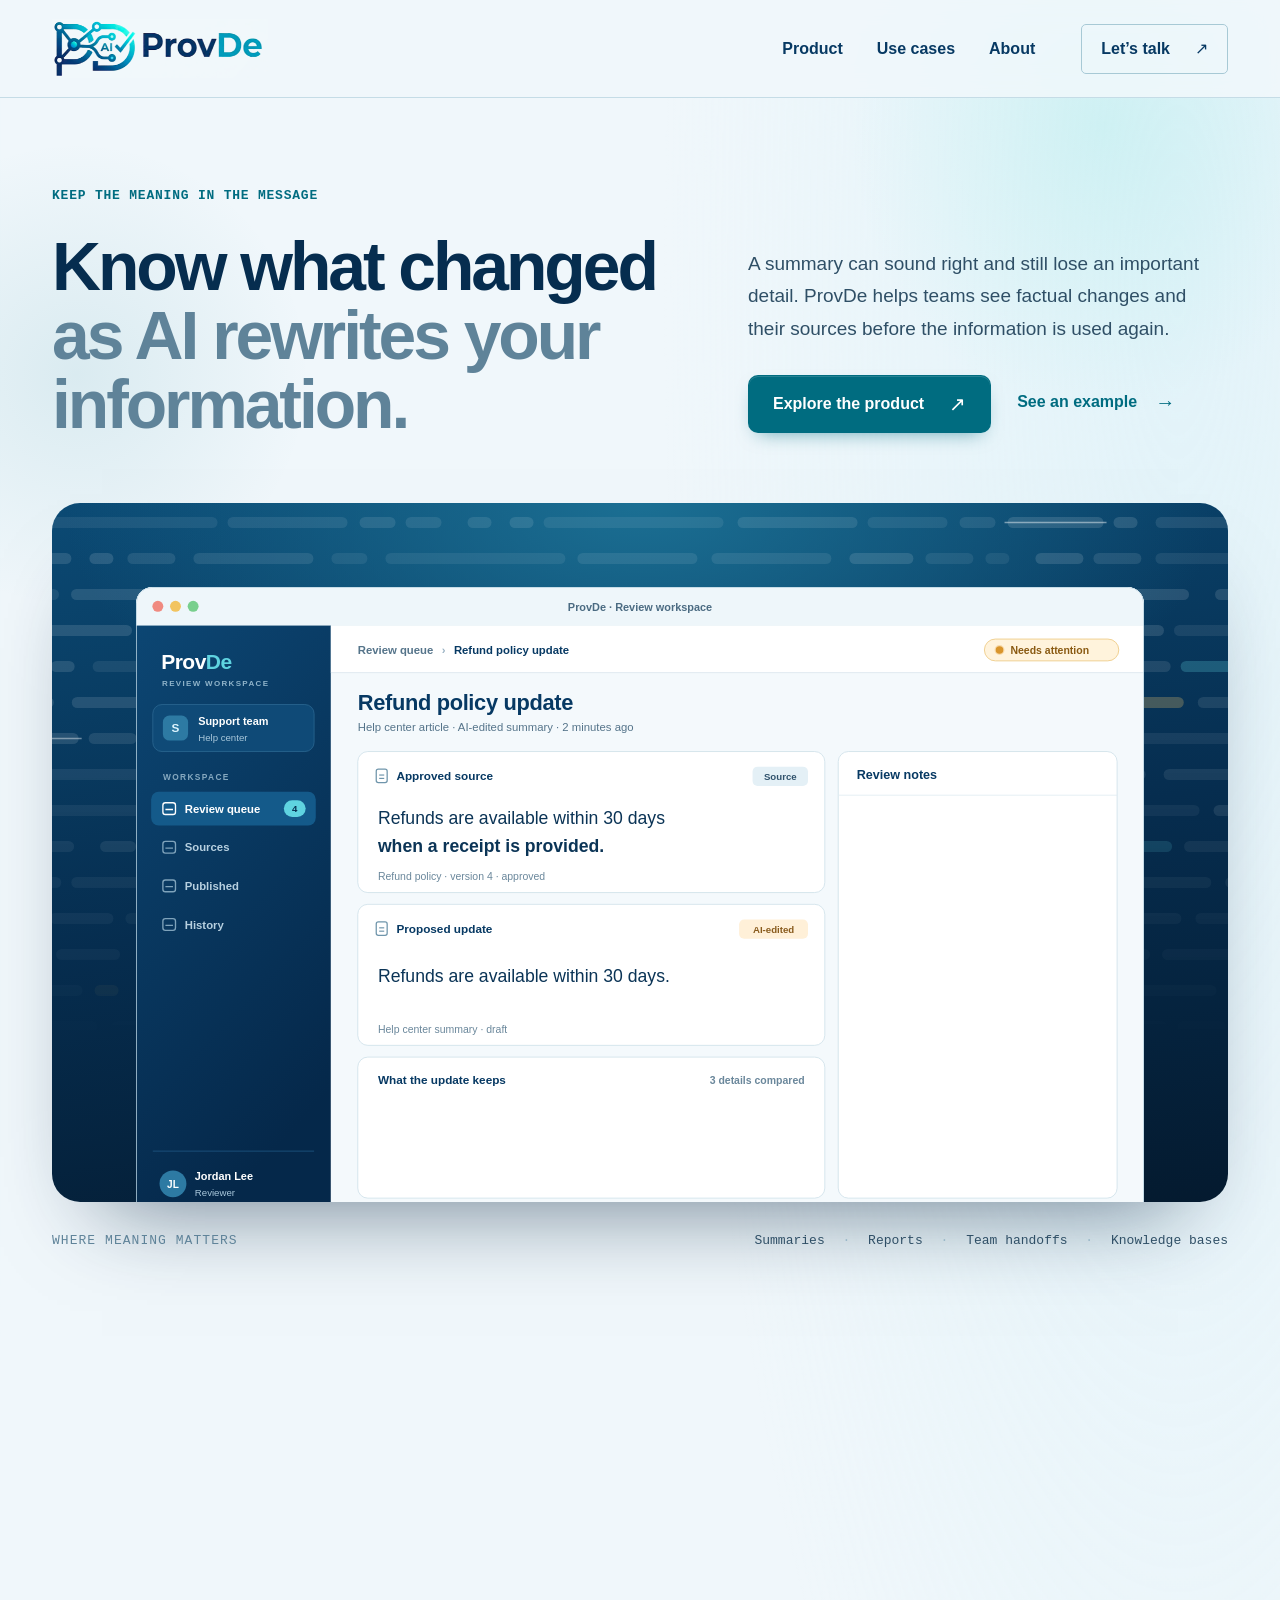
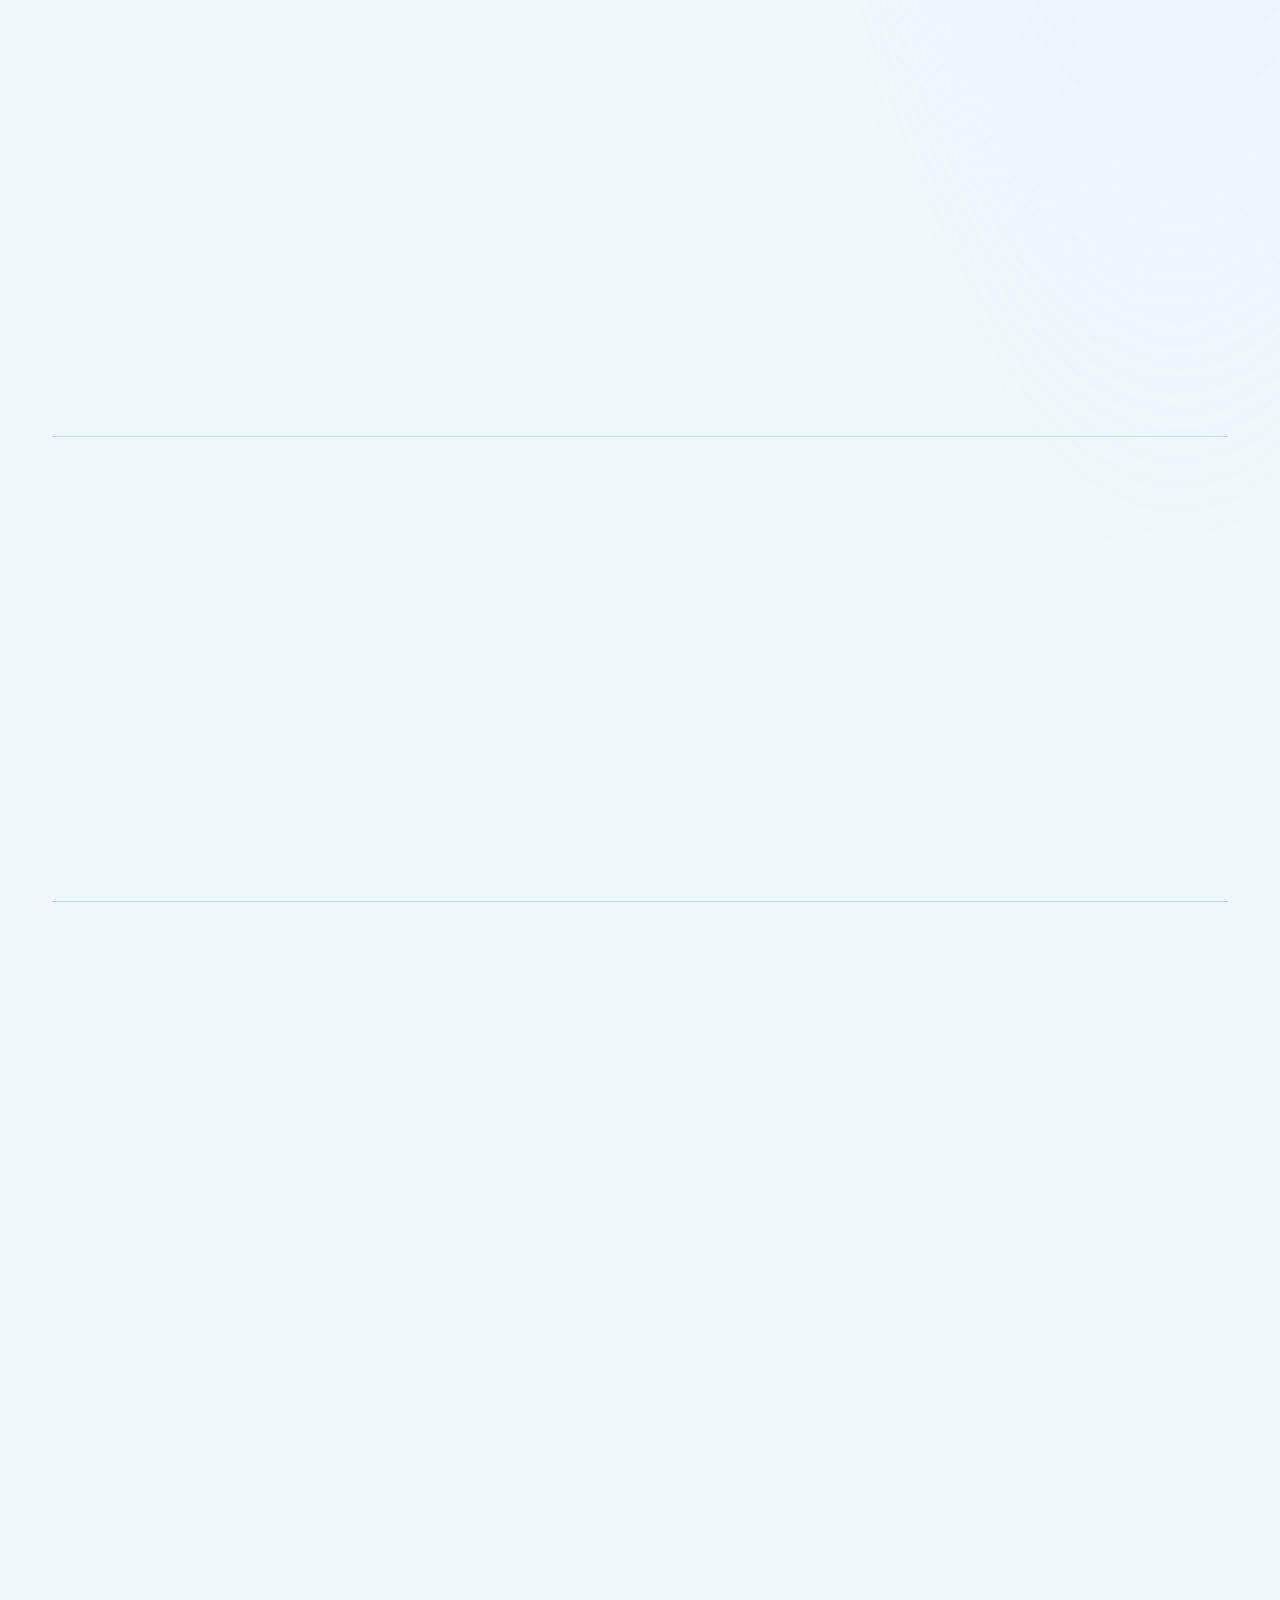
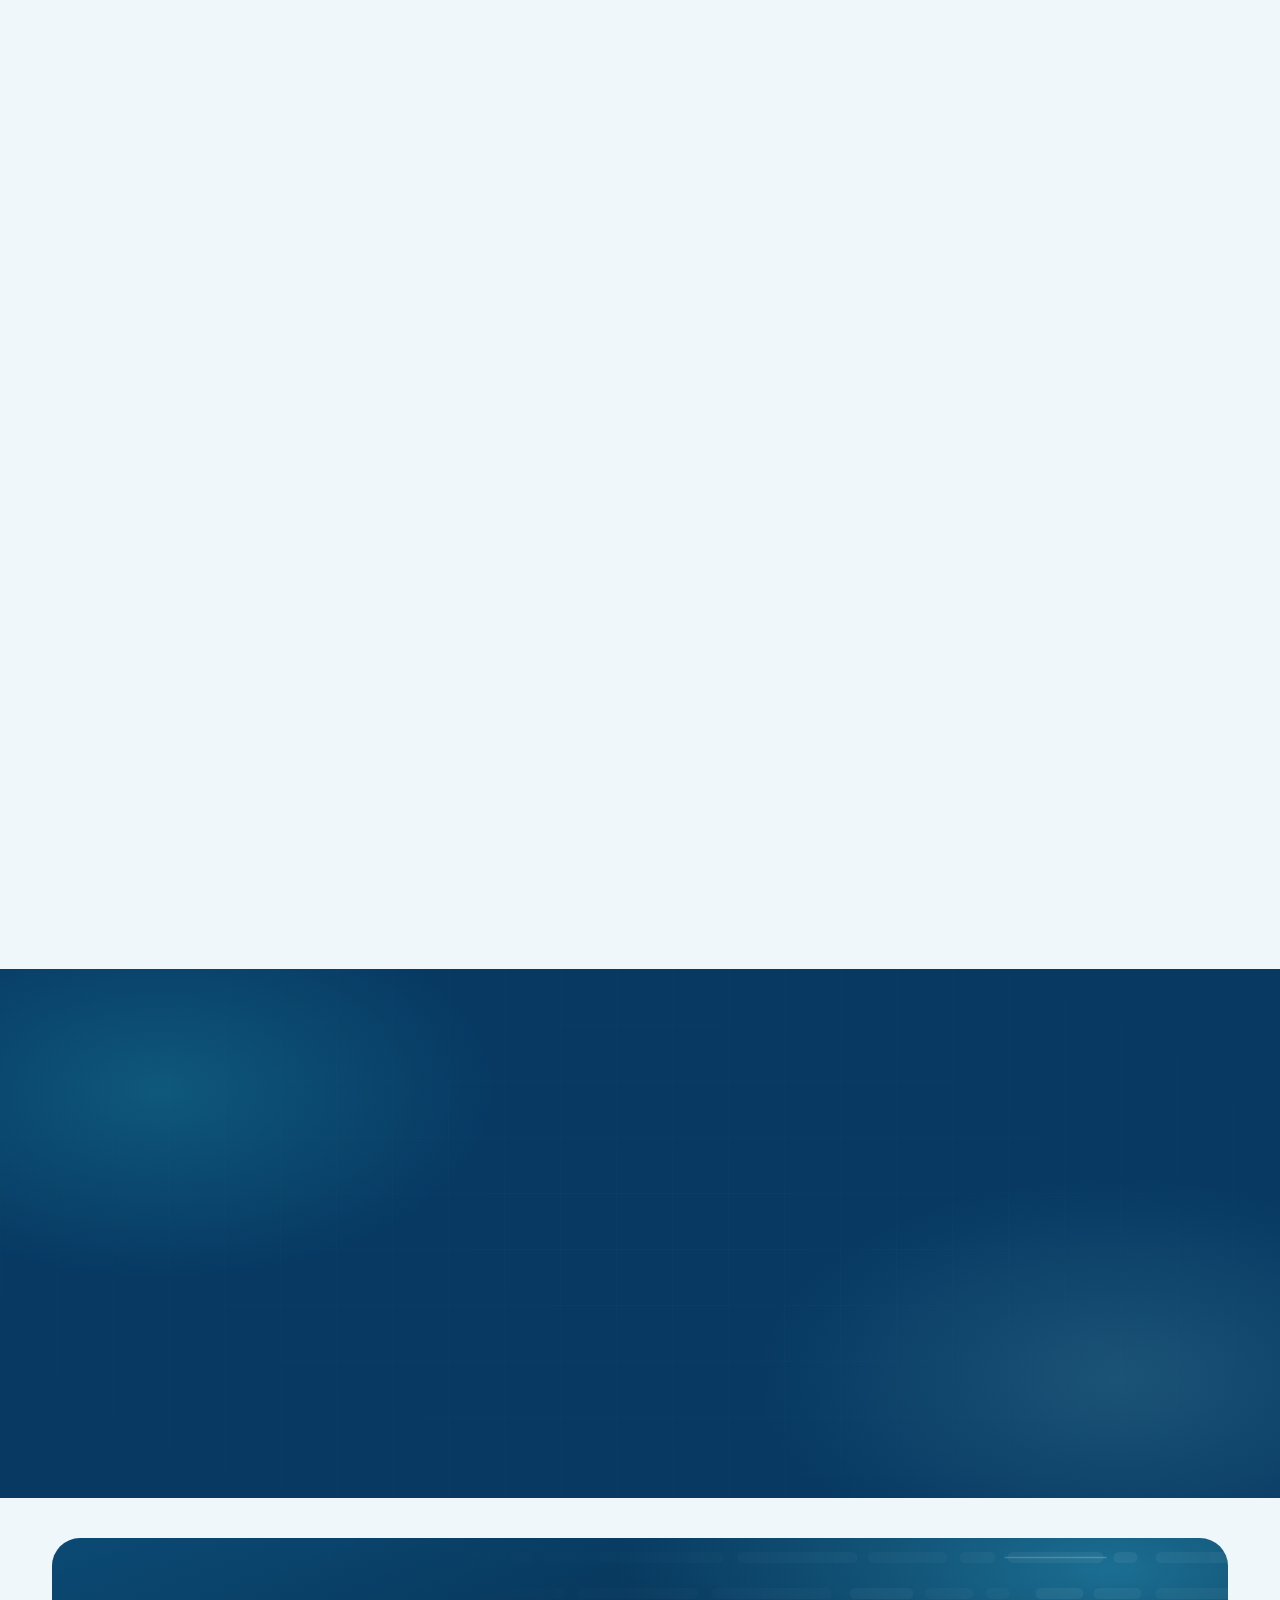
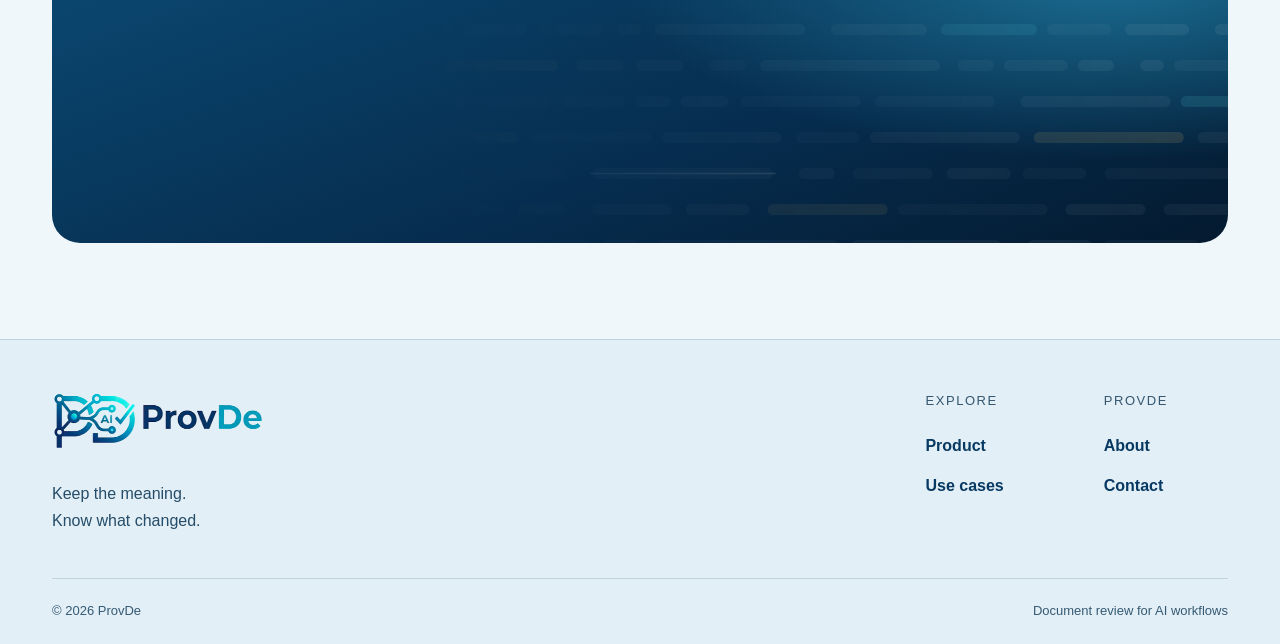
<file: index.html>
<!doctype html>
<html lang="en"><head><meta charset="utf-8"><meta name="viewport" content="width=device-width, initial-scale=1"><meta name="description" content="ProvDe helps teams review factual changes, understand the supporting source, and see what needs attention before AI-edited information is reused."><meta name="theme-color" content="#073963"><meta name="robots" content="noindex,nofollow,noarchive"><meta name="referrer" content="no-referrer"><meta http-equiv="Content-Security-Policy" content="default-src 'self'; script-src 'self'; style-src 'self'; img-src 'self' data:; font-src 'self'; connect-src 'none'; form-action 'none'; object-src 'none'; base-uri 'none'"><title>Know what changed as AI rewrites your information | ProvDe</title><link rel="icon" href="/assets/mark.svg" type="image/svg+xml"><link rel="apple-touch-icon" href="/assets/apple-touch-icon.png"><link rel="stylesheet" href="/assets/site.css"><link rel="stylesheet" href="/assets/brand.css"><link rel="stylesheet" href="/assets/motion.css"><link rel="stylesheet" href="/assets/theme.css"><script src="/assets/site.js" defer></script></head>
<body class="page-home"><a class="skip-link" href="#main">Skip to content</a>
<header class="site-header"><div class="container nav-shell"><a class="brand" href="/" aria-label="ProvDe home"><span class="brand-crop"><img src="/assets/brand.png" width="464" height="186" alt="ProvDe"></span></a><button type="button" class="menu-toggle" aria-expanded="false" aria-controls="site-nav">Menu <span aria-hidden="true">☰</span></button><nav id="site-nav" class="site-nav" aria-label="Main navigation"><a href="/product/">Product</a><a href="/use-cases/">Use cases</a><a href="/about/">About</a><a class="nav-contact" href="/contact/">Let’s talk <span aria-hidden="true">↗</span></a></nav></div></header><main id="main" tabindex="-1">
<section class="hero2">
  <div class="container hero2-grid">
    <div class="hero2-copy">
      <p class="eyebrow">Keep the meaning in the message</p>
      <h1>Know what changed<br><span>as AI rewrites your information.</span></h1>
    </div>
    <div class="hero2-side">
      <p class="lead">A summary can sound right and still lose an important detail. ProvDe helps teams see factual changes and their sources before the information is used again.</p>
      <div class="actions"><a class="button button--primary" href="/product/">Explore the product <span aria-hidden="true">↗</span></a><a class="text-link" href="/product/#walkthrough">See an example <span aria-hidden="true">→</span></a></div>
    </div>
  </div>
  <div class="container">
    <div class="stage stage--hero">
      <img class="stage-pattern" src="/assets/diff-band.svg" width="1600" height="720" alt="" aria-hidden="true">
      <figure class="shot shot--workspace"><img src="/assets/review-workspace.svg" width="1200" height="760" decoding="async" alt="The ProvDe review workspace. An AI-edited update sits beside its approved source, the missing receipt requirement is marked, and the suggested wording restores it before publishing."></figure>
    </div>
    <div class="stage-meta"><span>Where meaning matters</span><p>Summaries <i>·</i> Reports <i>·</i> Team handoffs <i>·</i> Knowledge bases</p></div>
  </div>
</section>

<section class="section statement2"><div class="container">
  <p class="eyebrow">01 — The problem</p>
  <h2><span class="hi">Better wording. Different facts?</span> <span class="lo">A condition disappears. A recommendation becomes a decision. A tentative finding becomes a firm conclusion, and the next report builds on it.</span></h2>
  <a class="text-link" href="/use-cases/">See where this matters <span aria-hidden="true">→</span></a>
</div></section>

<section class="section figs"><div class="container">
  <div class="figs-head"><div><p class="eyebrow">02 — A clearer review</p><h2>Three questions.<br><span>A better-informed next step.</span></h2></div><p>Move from reading everything again to knowing where to look.</p></div>
  <div class="fig-grid">
    <article class="fig"><div class="fig-art"><img src="/assets/fig-change.svg" width="360" height="220" loading="lazy" alt=""></div><p class="fig-label">FIG 0.1</p><h3>What changed?</h3><p>See the details that deserve a closer look, not just different words.</p></article>
    <article class="fig"><div class="fig-art"><img src="/assets/fig-source.svg" width="360" height="220" loading="lazy" alt=""></div><p class="fig-label">FIG 0.2</p><h3>What supports it?</h3><p>Bring the relevant source into the review, so the new wording has context.</p></article>
    <article class="fig"><div class="fig-art"><img src="/assets/fig-attention.svg" width="360" height="220" loading="lazy" alt=""></div><p class="fig-label">FIG 0.3</p><h3>What needs attention?</h3><p>Understand the issue before choosing what should be shared or reused.</p></article>
  </div>
</div></section>

<section class="section queue2"><div class="container">
  <div class="split-head"><div><p class="eyebrow">03 — The review queue</p><h2>Every rewrite, checked<br><span>before it moves on.</span></h2></div><p>Summaries, reports, and handoffs land in one queue, with the details that need a second look already marked.</p></div>
  <div class="stage stage--light">
    <img class="stage-pattern" src="/assets/diff-band-light.svg" width="1600" height="360" alt="" aria-hidden="true">
    <figure class="shot shot--queue"><img src="/assets/review-queue.svg" width="1200" height="650" loading="lazy" decoding="async" alt="The ProvDe review queue: four rewritten documents are checked. Three are marked for review and one keeps its details."></figure>
  </div>
</div></section>

<section class="section container use-case-teaser">
  <div><p class="eyebrow">04 — Built around everyday work</p><h2>For the information<br>that moves your team.</h2><p class="section-description">From an internal update to a customer-facing answer, keep the important details in view.</p><a class="text-link" href="/use-cases/">Explore use cases <span aria-hidden="true">→</span></a></div>
  <div class="workflow-list"><a href="/use-cases/#knowledge"><span class="row-icon" aria-hidden="true">▤</span><div><h3>Keep knowledge useful</h3><p>Review edits before they become an answer.</p></div><span aria-hidden="true">↗</span></a><a href="/use-cases/#reports"><span class="row-icon" aria-hidden="true">▥</span><div><h3>Keep conclusions grounded</h3><p>Look beyond polished summaries and reports.</p></div><span aria-hidden="true">↗</span></a><a href="/use-cases/#handoffs"><span class="row-icon" aria-hidden="true">⇄</span><div><h3>Keep context in the handoff</h3><p>Carry the conditions, not just the action.</p></div><span aria-hidden="true">↗</span></a></div>
</section>

<section class="section section--ink"><div class="container statement-section"><span class="eyebrow">Review before reuse</span><h2>Your team has tools<br>to write faster.<br><span>Make the changes easier to review.</span></h2><a class="button button--light" href="/product/">Take a closer look <span aria-hidden="true">↗</span></a></div></section>
</main><section class="footer-cta container"><div><p class="eyebrow">Start with your workflow</p><h2>Where does your<br>information change?</h2></div><div><p>Tell us what your team rewrites, shares, or uses again. Let’s find a useful place to start.</p><a class="button button--primary" href="/contact/">Start a conversation <span aria-hidden="true">↗</span></a></div></section><footer class="site-footer"><div class="container footer-main"><div><a class="brand" href="/" aria-label="ProvDe home"><span class="brand-crop"><img src="/assets/brand.png" width="464" height="186" alt="ProvDe"></span></a><p>Keep the meaning.<br>Know what changed.</p></div><div class="footer-links"><div><span>Explore</span><a href="/product/">Product</a><a href="/use-cases/">Use cases</a></div><div><span>ProvDe</span><a href="/about/">About</a><a href="/contact/">Contact</a></div></div></div><div class="container footer-bottom"><span>© 2026 ProvDe</span><span>Document review for AI workflows</span></div></footer></body></html>
</file>
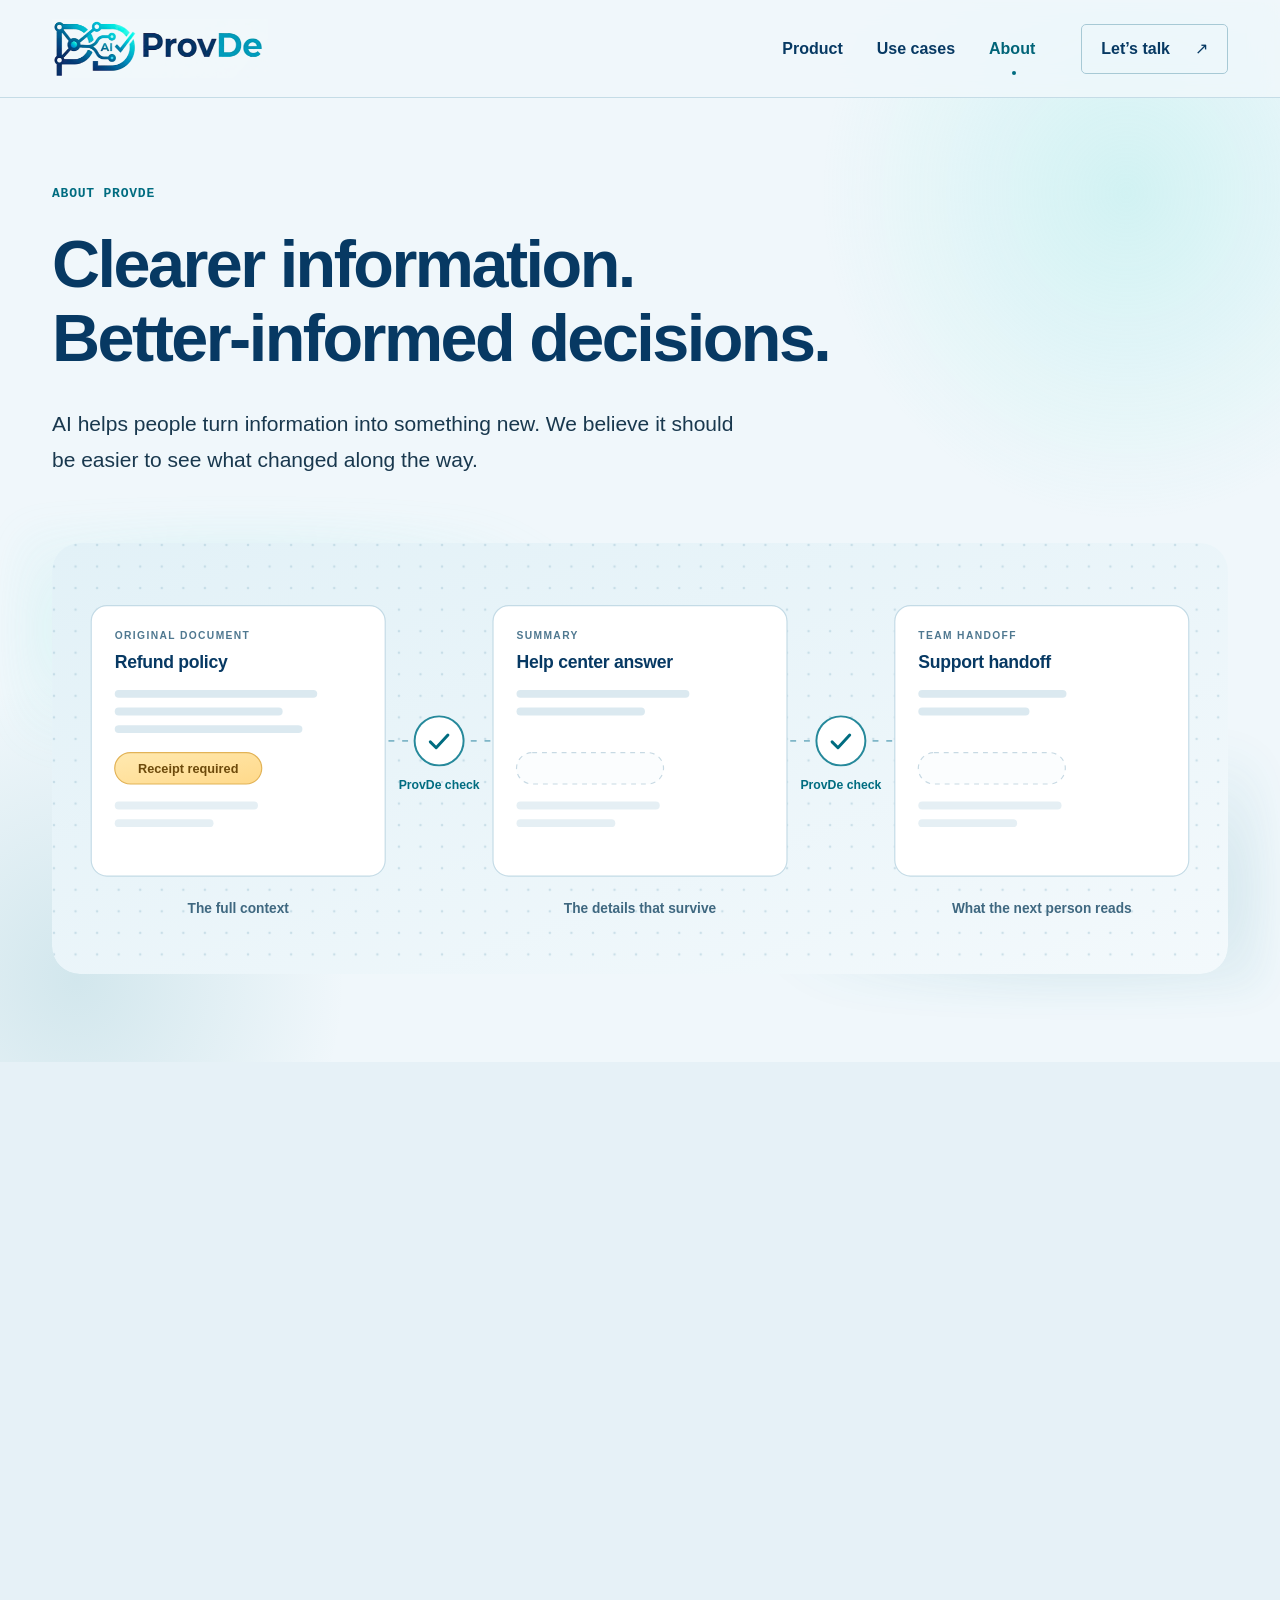
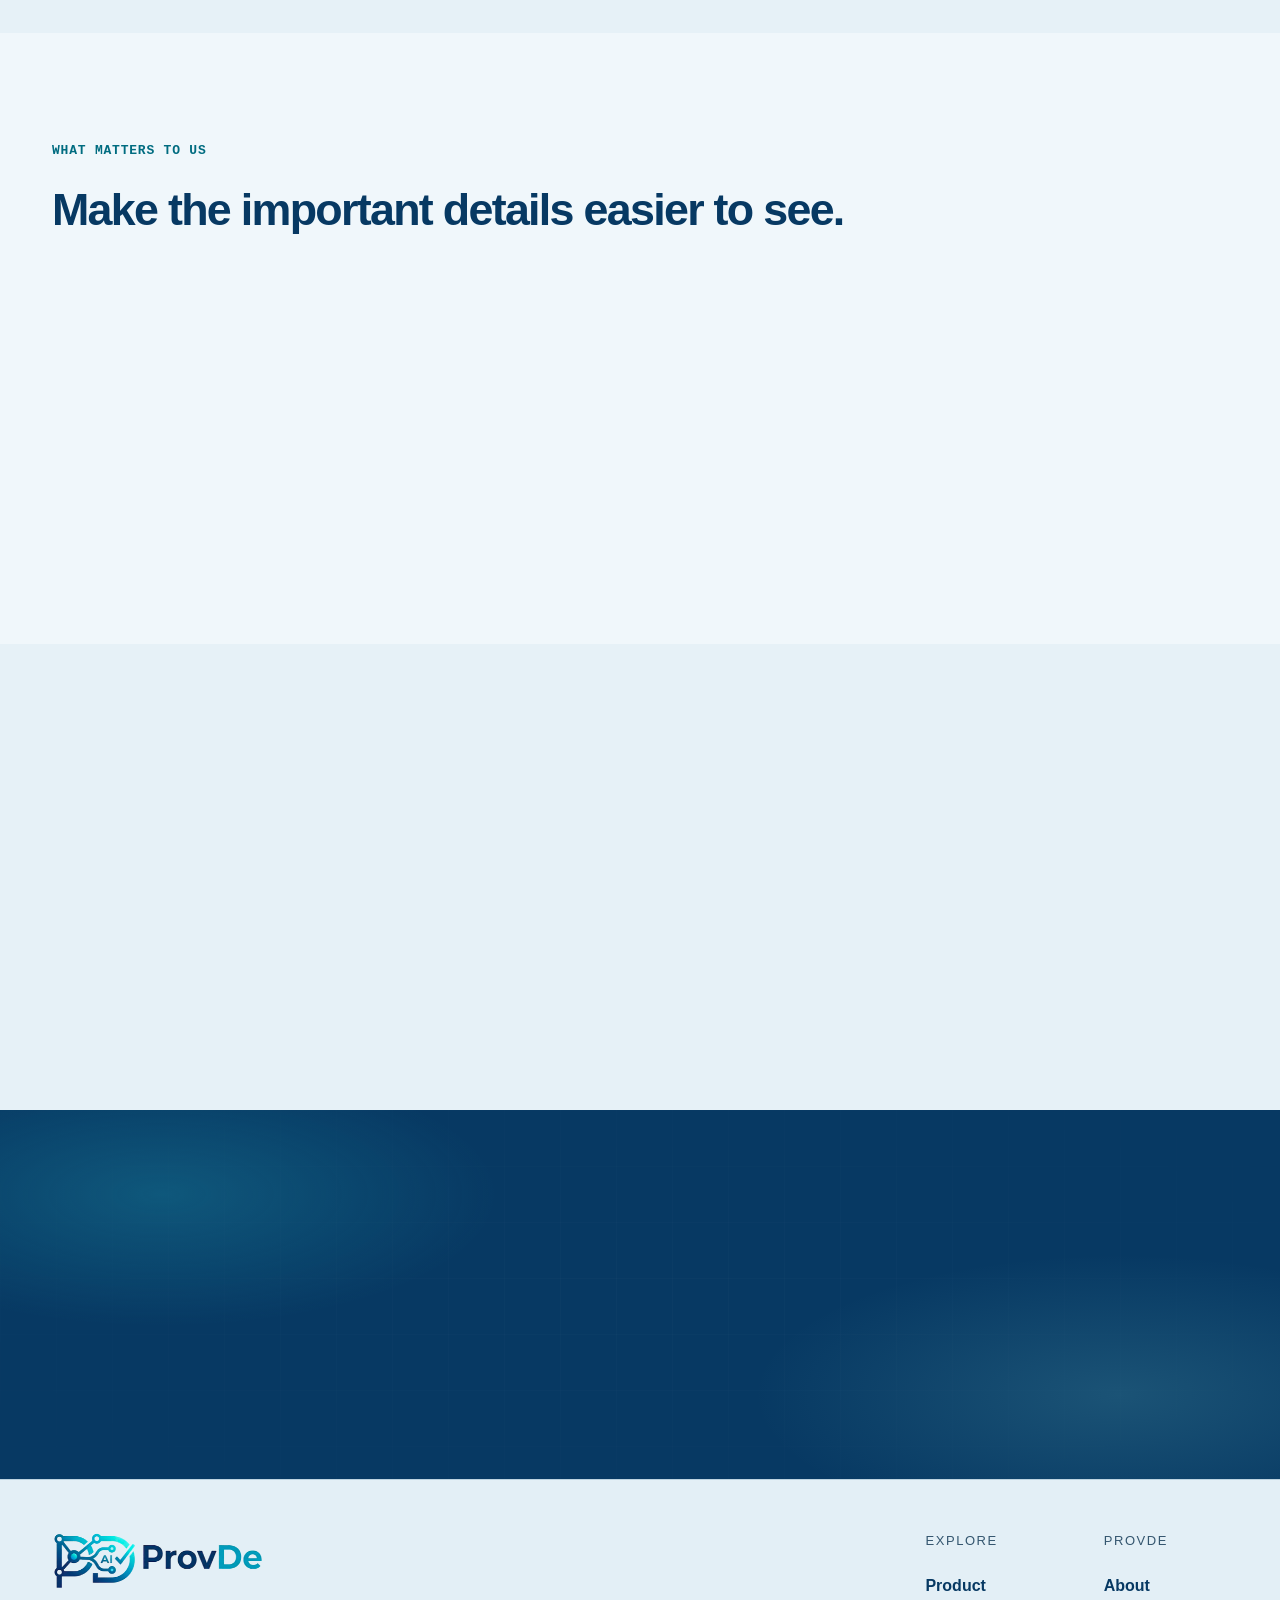
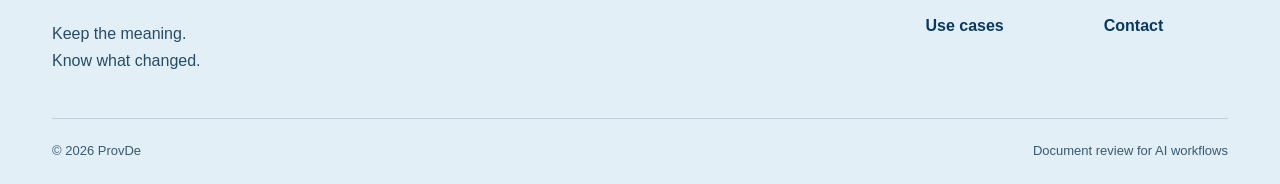
<file: about/index.html>
<!doctype html>
<html lang="en"><head><meta charset="utf-8"><meta name="viewport" content="width=device-width, initial-scale=1"><meta name="description" content="Why we&#x27;re building ProvDe: to make changes in AI-rewritten information easier to understand before that information is reused."><meta name="theme-color" content="#073963"><meta name="robots" content="noindex,nofollow,noarchive"><meta name="referrer" content="no-referrer"><meta http-equiv="Content-Security-Policy" content="default-src 'self'; script-src 'self'; style-src 'self'; img-src 'self' data:; font-src 'self'; connect-src 'none'; form-action 'none'; object-src 'none'; base-uri 'none'"><title>About | ProvDe</title><link rel="icon" href="/assets/mark.svg" type="image/svg+xml"><link rel="apple-touch-icon" href="/assets/apple-touch-icon.png"><link rel="stylesheet" href="/assets/site.css"><link rel="stylesheet" href="/assets/brand.css"><link rel="stylesheet" href="/assets/motion.css"><link rel="stylesheet" href="/assets/theme.css"><script src="/assets/site.js" defer></script></head>
<body class="page-about"><a class="skip-link" href="#main">Skip to content</a>
<header class="site-header"><div class="container nav-shell"><a class="brand" href="/" aria-label="ProvDe home"><span class="brand-crop"><img src="/assets/brand.png" width="464" height="186" alt="ProvDe"></span></a><button type="button" class="menu-toggle" aria-expanded="false" aria-controls="site-nav">Menu <span aria-hidden="true">☰</span></button><nav id="site-nav" class="site-nav" aria-label="Main navigation"><a href="/product/">Product</a><a href="/use-cases/">Use cases</a><a href="/about/" aria-current="page">About</a><a class="nav-contact" href="/contact/">Let’s talk <span aria-hidden="true">↗</span></a></nav></div></header><main id="main" tabindex="-1">
<section class="page-hero">
  <div class="container">
    <p class="eyebrow">ABOUT PROVDE</p>
    <h1>Clearer information.<br>Better-informed decisions.</h1>
    <p class="lead">AI helps people turn information into something new. We believe it should be easier to see what changed along the way.</p>
    <figure class="shot about-figure"><picture><source media="(max-width: 600px)" srcset="/assets/review-flow-mobile.svg" width="600" height="1240"><img src="/assets/review-flow.svg" width="1200" height="440" decoding="async" alt="A receipt requirement travels from the original policy to a help center answer and a support handoff, with a ProvDe check at each step."></picture></figure>
  </div>
</section>

<section class="section section--paper">
  <div class="container split">
    <div><p class="eyebrow">WHY WE'RE BUILDING THIS</p><h2>Good writing should keep the important details.</h2></div>
    <div>
      <p>A rewritten document can be easier to read and still leave out an important condition. A summary can sound convincing and say more than its source supports.</p>
      <p>As these versions get shared, the original context gets harder to find. The next person may not know there was anything to check.</p>
      <p>We're building ProvDe to bring the change, the source, and the review together—before the wording becomes someone else's starting point.</p>
    </div>
  </div>
</section>

<section class="section" aria-labelledby="beliefs-title">
  <div class="container">
    <p class="eyebrow">WHAT MATTERS TO US</p>
    <h2 id="beliefs-title">Make the important details easier to see.</h2>
    <ol class="numbered-list">
      <li><div><h3>Keep context within reach.</h3><p>People should be able to read the supporting text alongside the statement they are reviewing.</p></div></li>
      <li><div><h3>Explain what needs attention.</h3><p>Point to the specific difference and the supporting text.</p></div></li>
      <li><div><h3>Fit the way teams work.</h3><p>Bring review into the team's existing workflow.</p></div></li>
    </ol>
  </div>
</section>

<section class="section section--paper" aria-labelledby="today-title">
  <div class="container split">
    <div><p class="eyebrow">WHERE WE ARE TODAY</p><h2 id="today-title">A working idea, taking product shape.</h2></div>
    <div>
      <p>ProvDe is in development. Explore the current review experience and help shape the next step.</p>
      <p>Our focus is a useful service for real team workflows, with clear review results and practical ways to connect documents.</p>
      <a class="text-link" href="/product/">Explore the product preview →</a>
    </div>
  </div>
</section>

<section class="section section--ink">
  <div class="container split">
    <div><p class="eyebrow">BUILD WITH REAL NEEDS IN MIND</p><h2>Help shape a more useful review experience.</h2></div>
    <div><p>Tell us where your team works with rewritten information, and what would make a review easier.</p><a class="button button--primary" href="/contact/">Start a conversation <span aria-hidden="true">↗</span></a></div>
  </div>
</section>
</main><footer class="site-footer"><div class="container footer-main"><div><a class="brand" href="/" aria-label="ProvDe home"><span class="brand-crop"><img src="/assets/brand.png" width="464" height="186" alt="ProvDe"></span></a><p>Keep the meaning.<br>Know what changed.</p></div><div class="footer-links"><div><span>Explore</span><a href="/product/">Product</a><a href="/use-cases/">Use cases</a></div><div><span>ProvDe</span><a href="/about/">About</a><a href="/contact/">Contact</a></div></div></div><div class="container footer-bottom"><span>© 2026 ProvDe</span><span>Document review for AI workflows</span></div></footer></body></html>
</file>
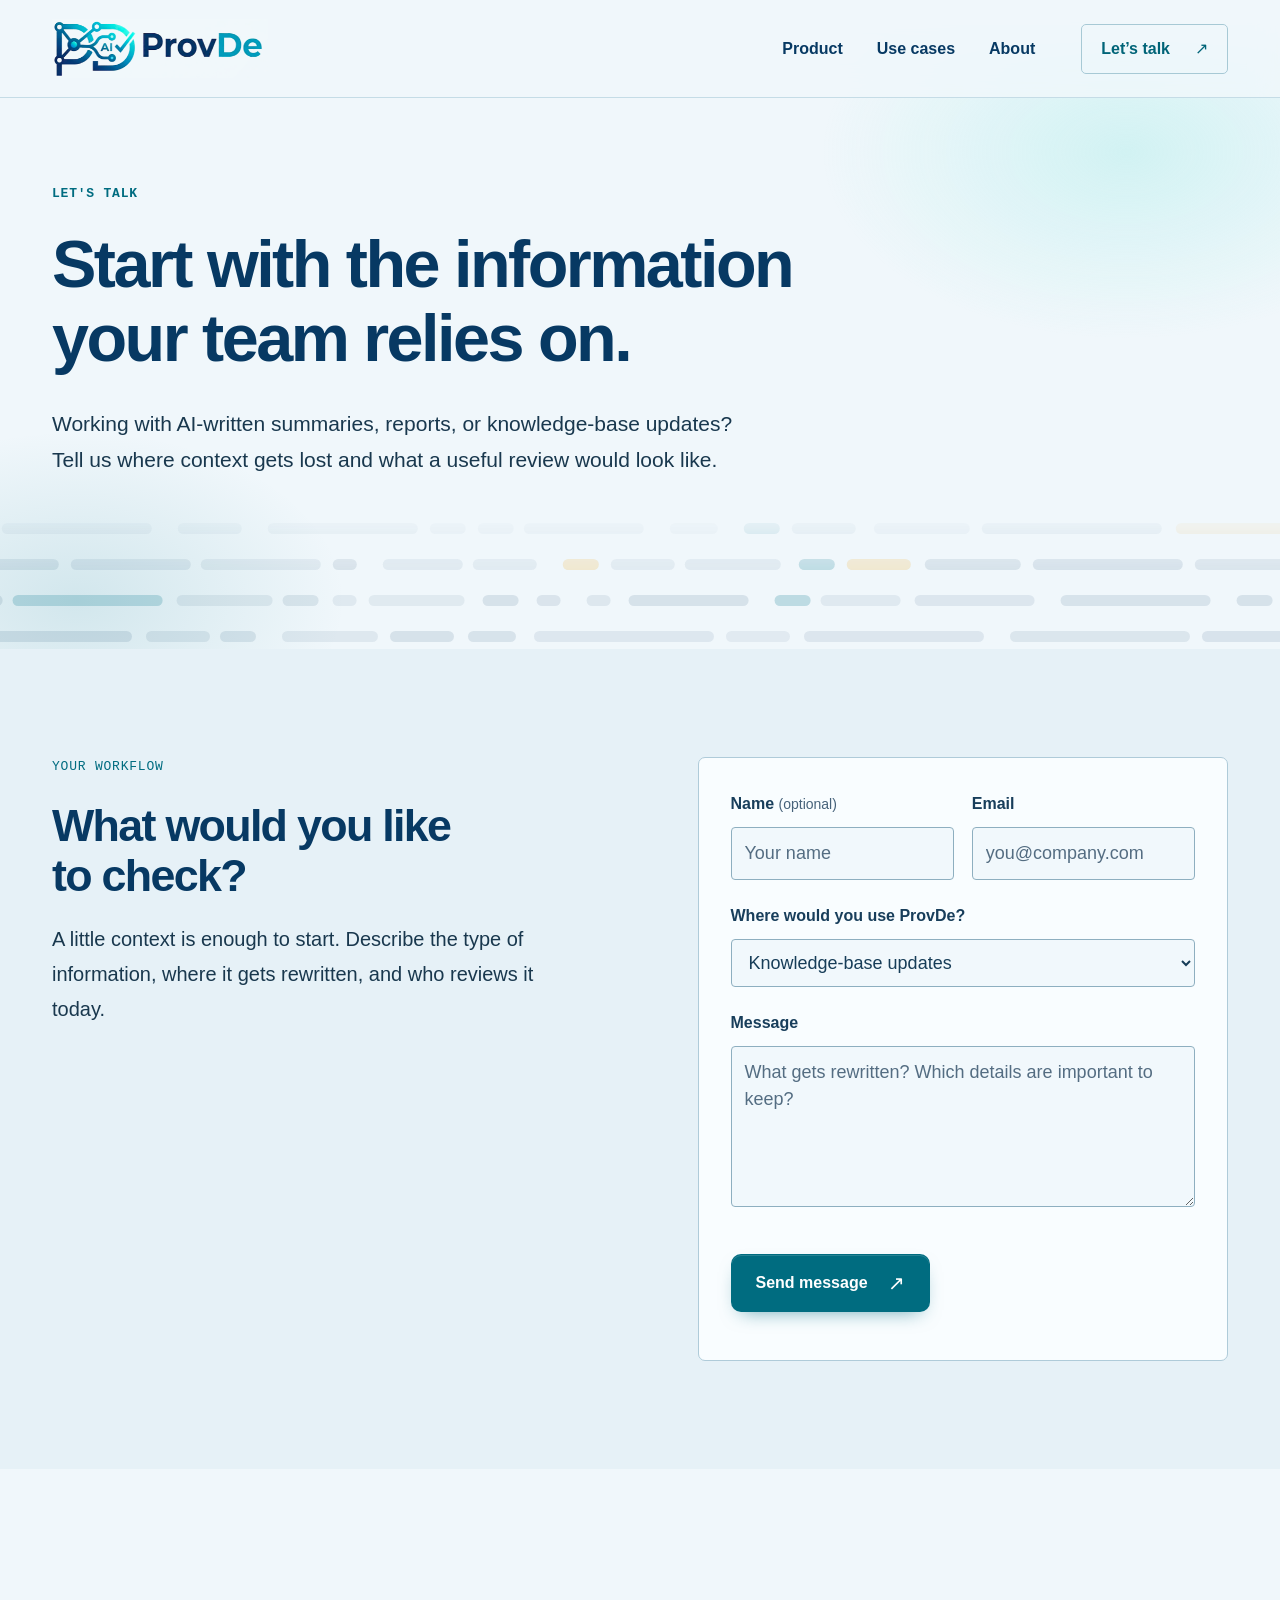
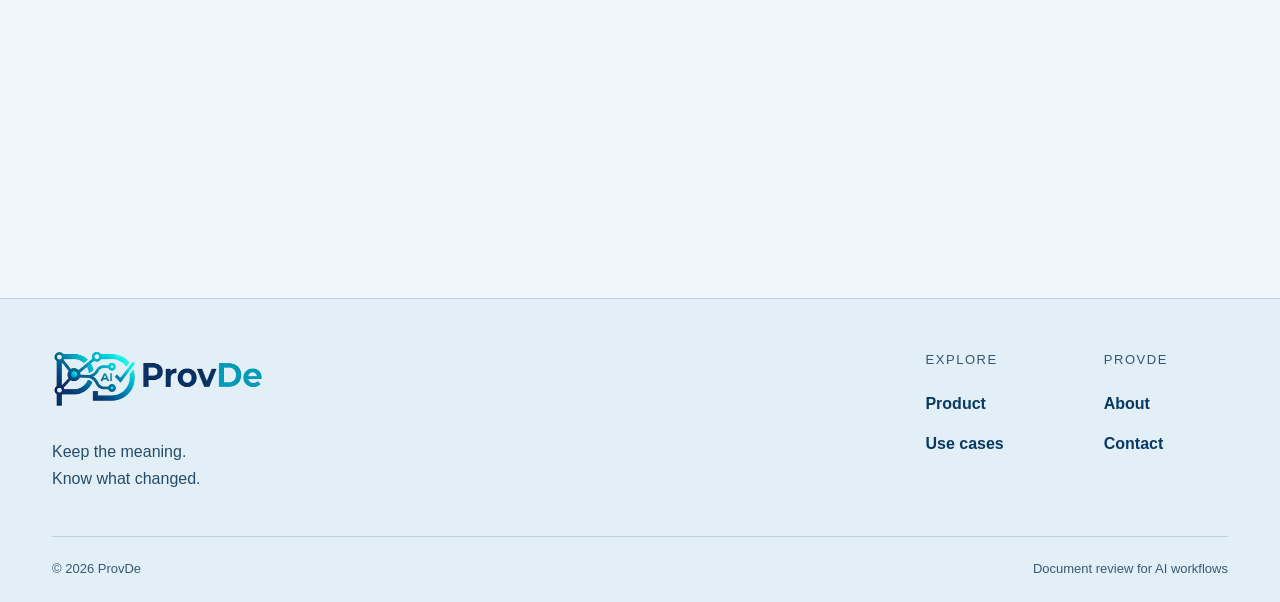
<file: contact/index.html>
<!doctype html>
<html lang="en"><head><meta charset="utf-8"><meta name="viewport" content="width=device-width, initial-scale=1"><meta name="description" content="Tell us how your team uses AI-written information and where the important details need to stay intact."><meta name="theme-color" content="#073963"><meta name="robots" content="noindex,nofollow,noarchive"><meta name="referrer" content="no-referrer"><meta http-equiv="Content-Security-Policy" content="default-src 'self'; script-src 'self'; style-src 'self'; img-src 'self' data:; font-src 'self'; connect-src 'none'; form-action 'none'; object-src 'none'; base-uri 'none'"><title>Contact | ProvDe</title><link rel="icon" href="/assets/mark.svg" type="image/svg+xml"><link rel="apple-touch-icon" href="/assets/apple-touch-icon.png"><link rel="stylesheet" href="/assets/site.css"><link rel="stylesheet" href="/assets/brand.css"><link rel="stylesheet" href="/assets/motion.css"><link rel="stylesheet" href="/assets/theme.css"><script src="/assets/site.js" defer></script></head>
<body class="page-contact"><a class="skip-link" href="#main">Skip to content</a>
<header class="site-header"><div class="container nav-shell"><a class="brand" href="/" aria-label="ProvDe home"><span class="brand-crop"><img src="/assets/brand.png" width="464" height="186" alt="ProvDe"></span></a><button type="button" class="menu-toggle" aria-expanded="false" aria-controls="site-nav">Menu <span aria-hidden="true">☰</span></button><nav id="site-nav" class="site-nav" aria-label="Main navigation"><a href="/product/">Product</a><a href="/use-cases/">Use cases</a><a href="/about/">About</a><a class="nav-contact" href="/contact/" aria-current="page">Let’s talk <span aria-hidden="true">↗</span></a></nav></div></header><main id="main" tabindex="-1">
<section class="page-hero">
  <div class="container">
    <p class="eyebrow">LET'S TALK</p>
    <h1>Start with the information<br>your team relies on.</h1>
    <p class="lead">Working with AI-written summaries, reports, or knowledge-base updates? Tell us where context gets lost and what a useful review would look like.</p>
  </div>
</section>

<section class="section section--paper" aria-labelledby="contact-title">
  <div class="container split">
    <div class="contact-intro">
      <p class="eyebrow">YOUR WORKFLOW</p>
      <h2 id="contact-title">What would you like to check?</h2>
      <p>A little context is enough to start. Describe the type of information, where it gets rewritten, and who reviews it today.</p>
    </div>
    <div class="contact-card">
      <form data-contact-form method="post" data-endpoint="">
        <div class="form-grid">
          <div class="field"><label for="contact-name">Name <span>(optional)</span></label><input id="contact-name" name="name" type="text" autocomplete="name" placeholder="Your name" maxlength="100"></div>
          <div class="field"><label for="contact-email">Email</label><input id="contact-email" name="email" type="email" autocomplete="email" placeholder="you@company.com" maxlength="200" required></div>
        </div>
        <div class="field"><label for="contact-workflow">Where would you use ProvDe?</label><select id="contact-workflow" name="workflow"><option value="Knowledge-base updates">Knowledge-base updates</option><option value="Summaries and reports">Summaries and reports</option><option value="Team handoffs">Team handoffs</option><option value="Another workflow">Another workflow</option></select></div>
        <div class="field"><label for="contact-message">Message</label><textarea id="contact-message" name="message" rows="5" maxlength="2000" required placeholder="What gets rewritten? Which details are important to keep?"></textarea></div>
        <button class="button button--primary" type="submit">Send message <span aria-hidden="true">↗</span></button>
        <p class="note" data-contact-status role="status" aria-live="polite"></p>
      </form>
    </div>
  </div>
</section>

<section class="section" aria-labelledby="questions-title">
  <div class="container split">
    <div><p class="eyebrow">A FEW COMMON QUESTIONS</p><h2 id="questions-title">Before the conversation.</h2></div>
    <div class="faq-list">
      <details><summary>How can I explore ProvDe?</summary><p>Start with the Product page. The examples show changed details, supporting text, and a clearer view of the edit.</p></details>
      <details><summary>Where would it fit in our workflow?</summary><p>Look for the point after information is rewritten and before it is shared or reused.</p></details>
      <details><summary>What should I include in a message?</summary><p>Describe the text your team works with, the tools involved, and the details you want to keep in view.</p></details>
    </div>
  </div>
</section>
</main><footer class="site-footer"><div class="container footer-main"><div><a class="brand" href="/" aria-label="ProvDe home"><span class="brand-crop"><img src="/assets/brand.png" width="464" height="186" alt="ProvDe"></span></a><p>Keep the meaning.<br>Know what changed.</p></div><div class="footer-links"><div><span>Explore</span><a href="/product/">Product</a><a href="/use-cases/">Use cases</a></div><div><span>ProvDe</span><a href="/about/">About</a><a href="/contact/">Contact</a></div></div></div><div class="container footer-bottom"><span>© 2026 ProvDe</span><span>Document review for AI workflows</span></div></footer></body></html>
</file>
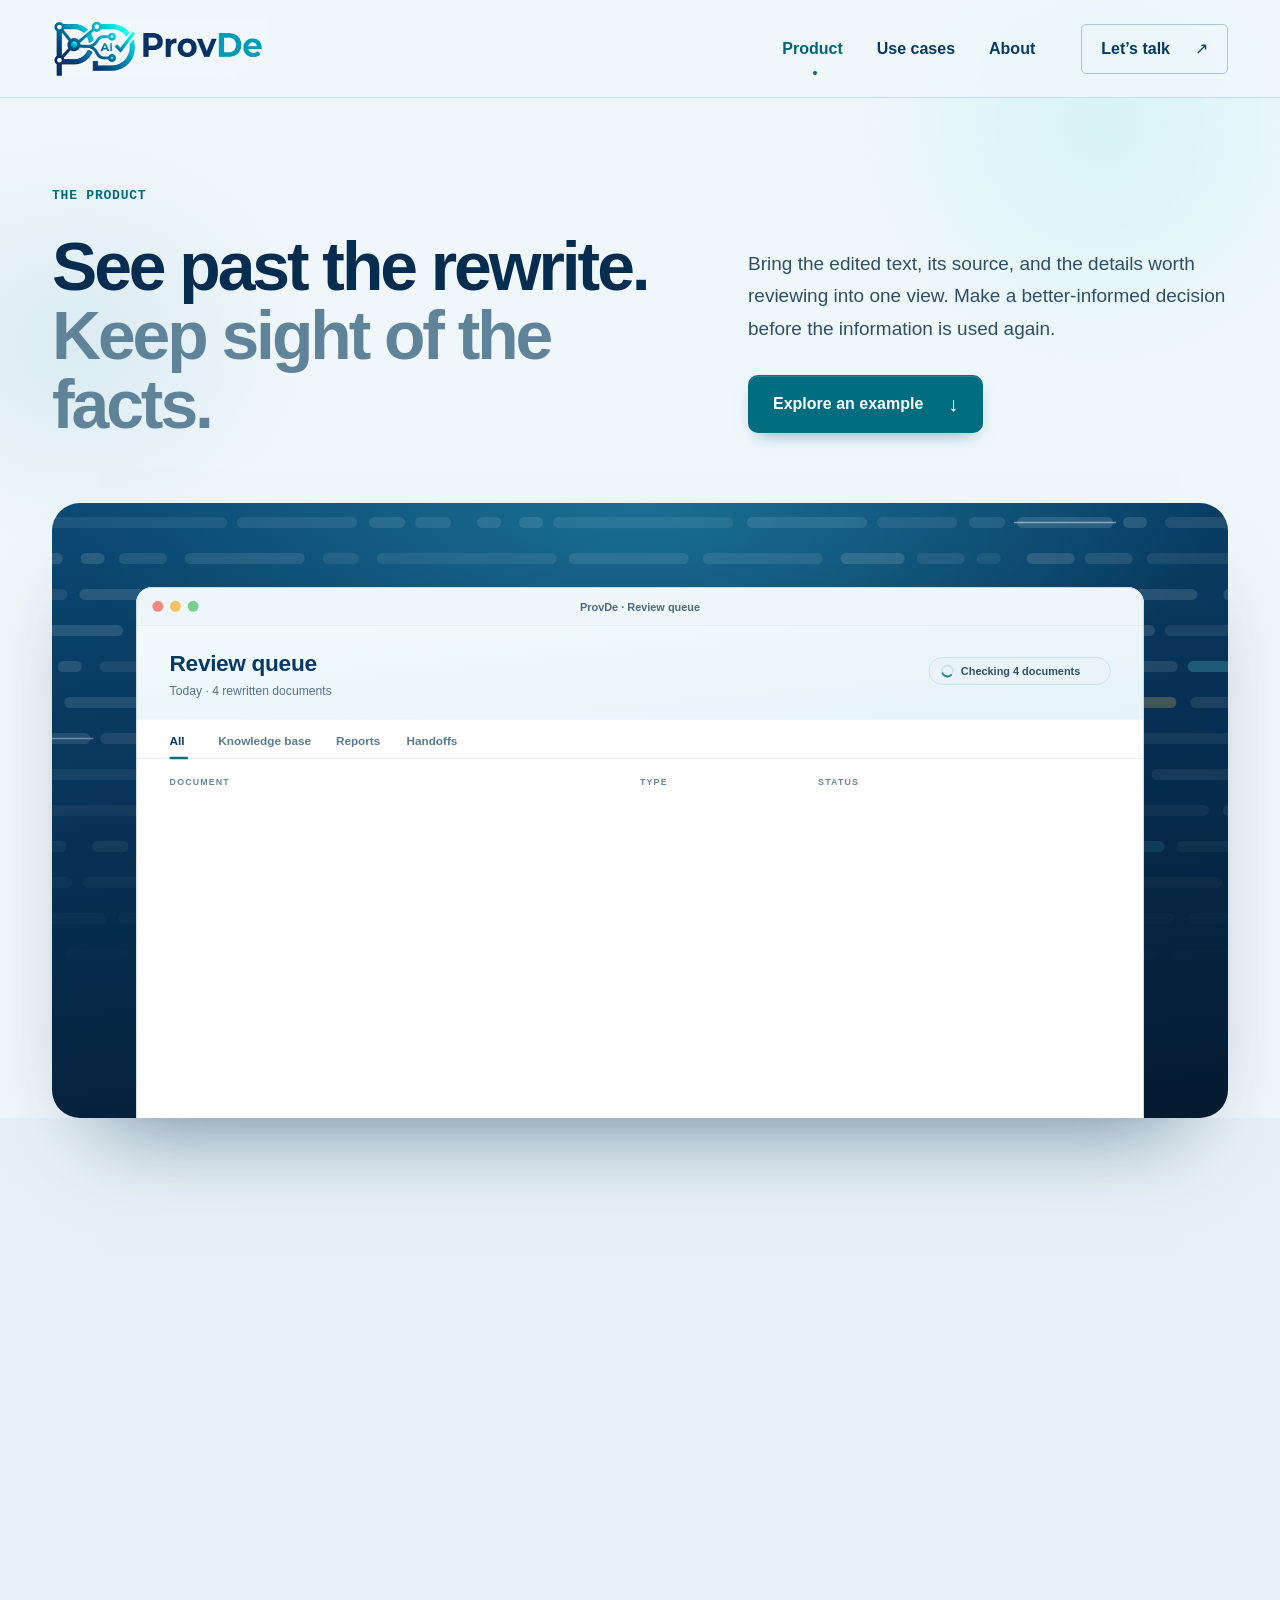
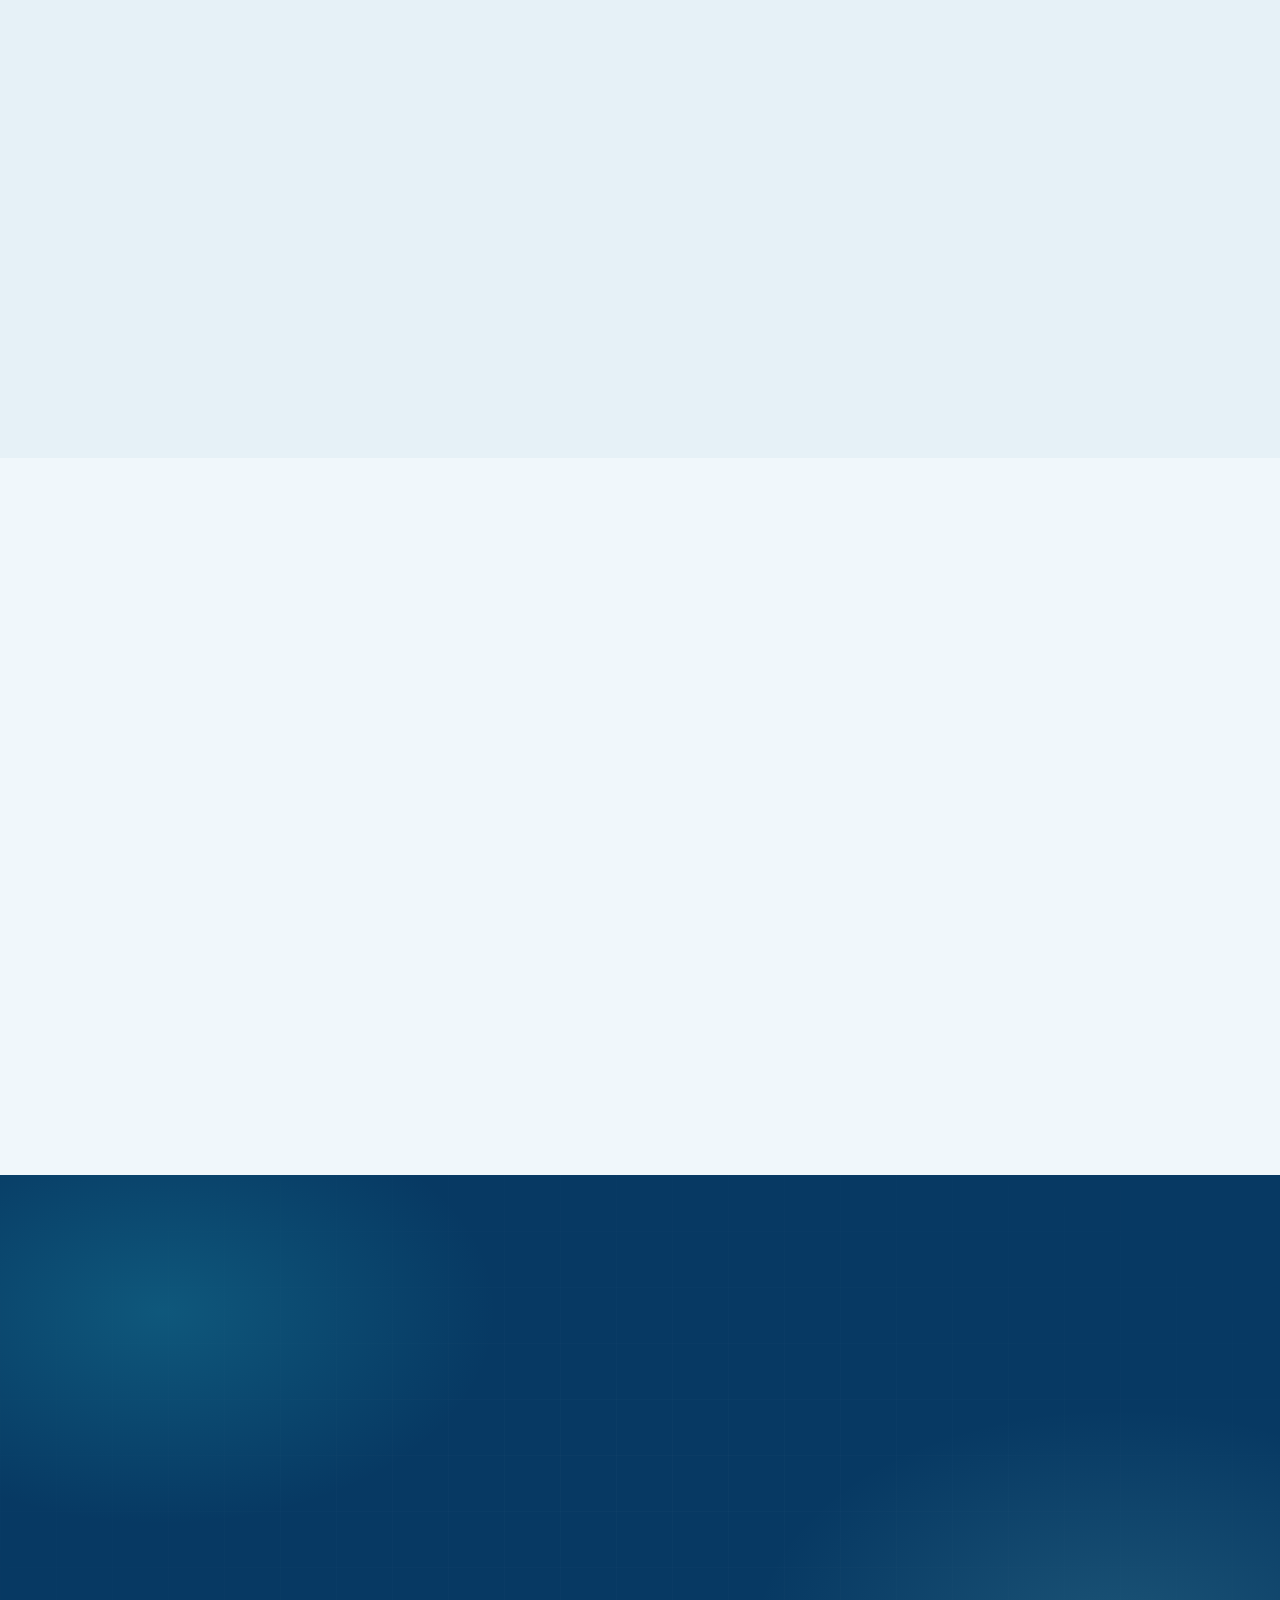
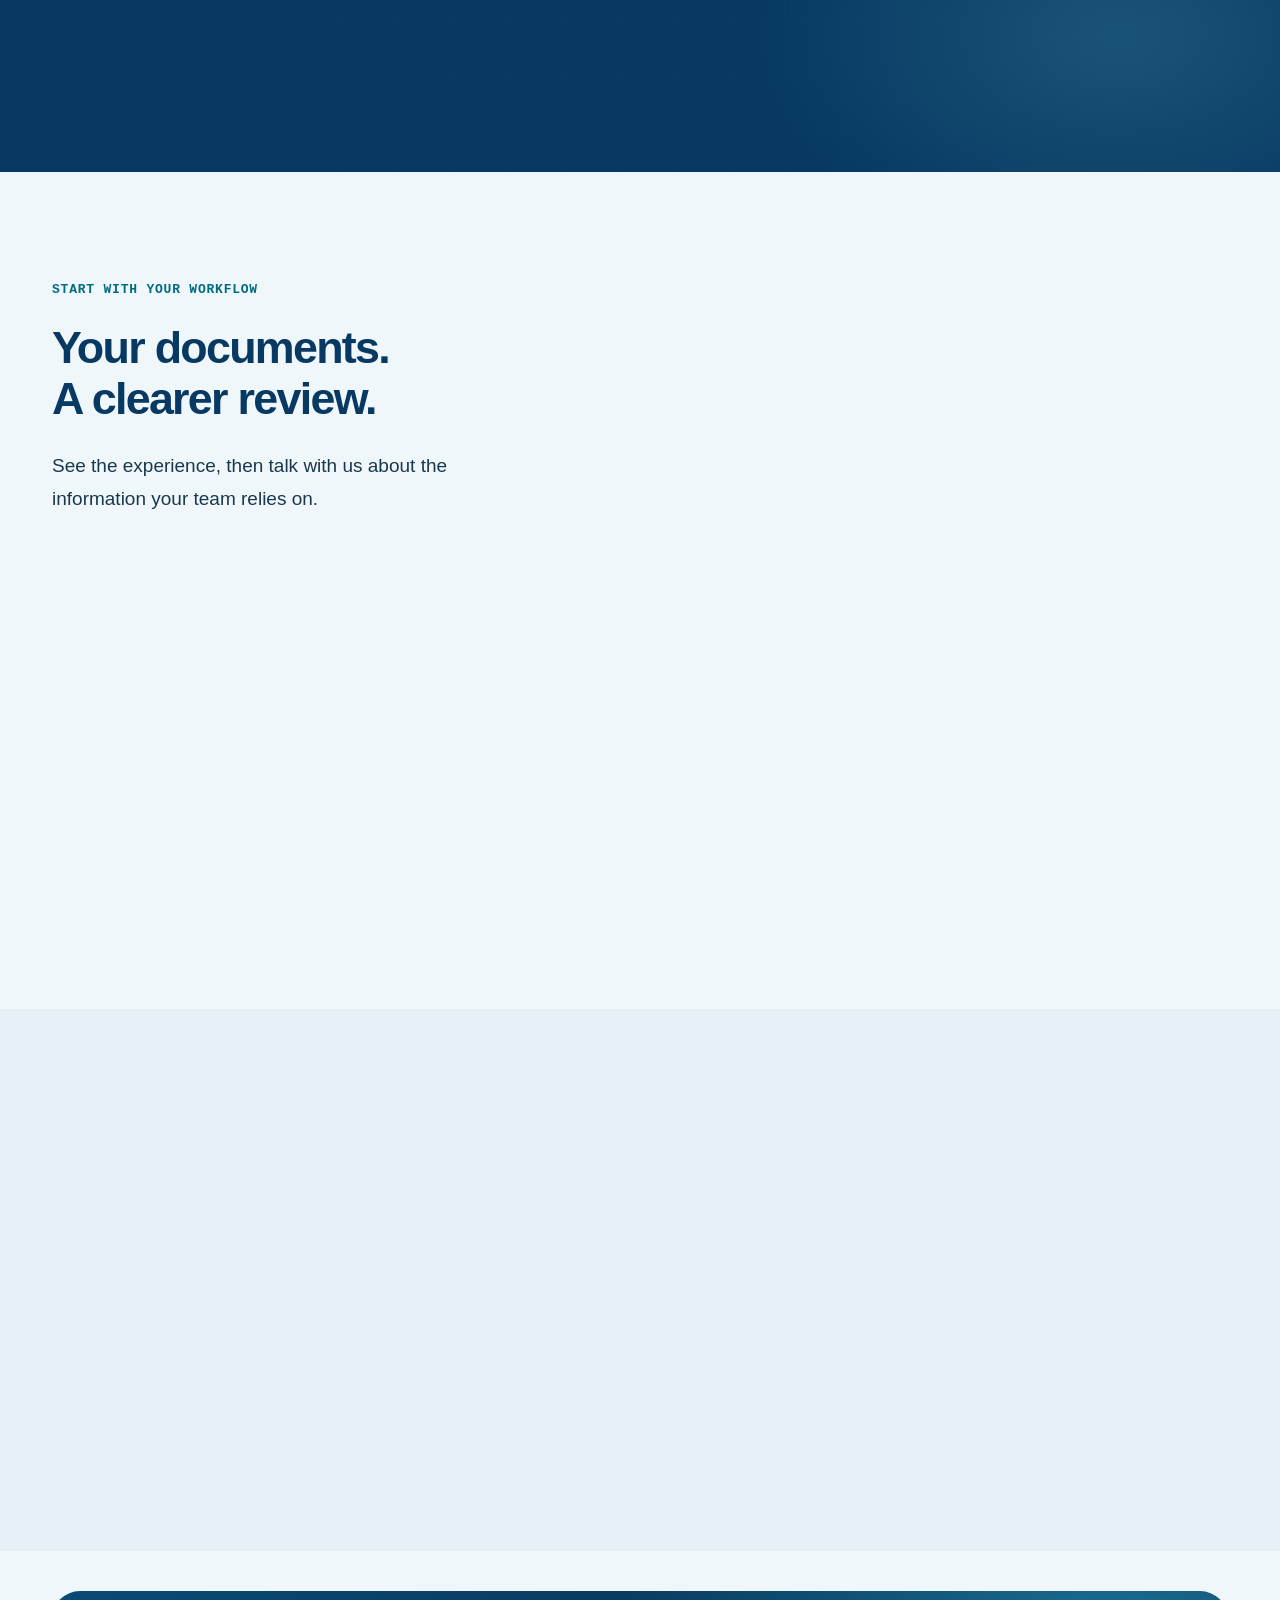
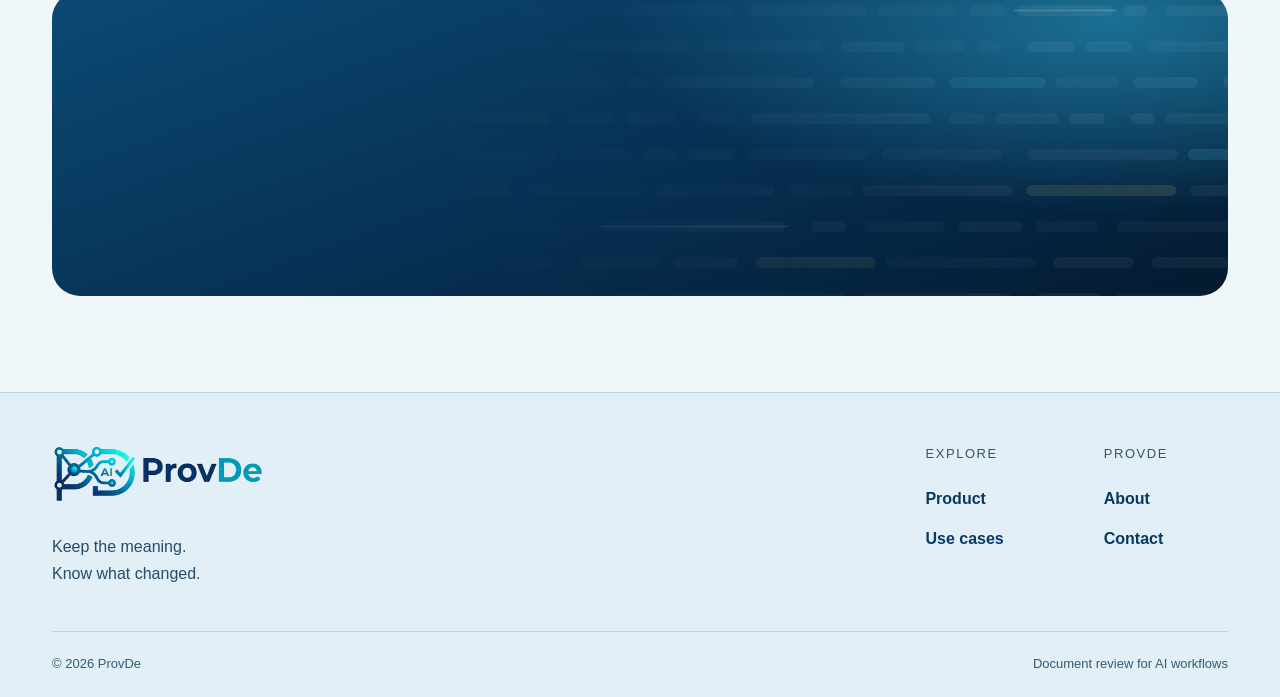
<file: product/index.html>
<!doctype html>
<html lang="en"><head><meta charset="utf-8"><meta name="viewport" content="width=device-width, initial-scale=1"><meta name="description" content="Explore how ProvDe brings changed details, source context, and clear review outcomes into one document review experience."><meta name="theme-color" content="#073963"><meta name="robots" content="noindex,nofollow,noarchive"><meta name="referrer" content="no-referrer"><meta http-equiv="Content-Security-Policy" content="default-src 'self'; script-src 'self'; style-src 'self'; img-src 'self' data:; font-src 'self'; connect-src 'none'; form-action 'none'; object-src 'none'; base-uri 'none'"><title>Product — See past the rewrite | ProvDe</title><link rel="icon" href="/assets/mark.svg" type="image/svg+xml"><link rel="apple-touch-icon" href="/assets/apple-touch-icon.png"><link rel="stylesheet" href="/assets/site.css"><link rel="stylesheet" href="/assets/brand.css"><link rel="stylesheet" href="/assets/motion.css"><link rel="stylesheet" href="/assets/theme.css"><script src="/assets/site.js" defer></script></head>
<body class="page-product"><a class="skip-link" href="#main">Skip to content</a>
<header class="site-header"><div class="container nav-shell"><a class="brand" href="/" aria-label="ProvDe home"><span class="brand-crop"><img src="/assets/brand.png" width="464" height="186" alt="ProvDe"></span></a><button type="button" class="menu-toggle" aria-expanded="false" aria-controls="site-nav">Menu <span aria-hidden="true">☰</span></button><nav id="site-nav" class="site-nav" aria-label="Main navigation"><a href="/product/" aria-current="page">Product</a><a href="/use-cases/">Use cases</a><a href="/about/">About</a><a class="nav-contact" href="/contact/">Let’s talk <span aria-hidden="true">↗</span></a></nav></div></header><main id="main" tabindex="-1">
<section class="hero2 hero2--product">
  <div class="container hero2-grid">
    <div class="hero2-copy"><p class="eyebrow">The product</p><h1>See past the rewrite.<br><span>Keep sight of the facts.</span></h1></div>
    <div class="hero2-side"><p class="lead">Bring the edited text, its source, and the details worth reviewing into one view. Make a better-informed decision before the information is used again.</p><div class="actions"><a class="button button--primary" href="#walkthrough">Explore an example <span aria-hidden="true">↓</span></a></div></div>
  </div>
  <div class="container">
    <div class="stage stage--hero">
      <img class="stage-pattern" src="/assets/diff-band.svg" width="1600" height="720" alt="" aria-hidden="true">
      <figure class="shot shot--queue"><img src="/assets/review-queue.svg" width="1200" height="650" decoding="async" alt="The ProvDe review queue: four rewritten documents are checked. Three are marked for review and one keeps its details."></figure>
    </div>
  </div>
</section>

<section id="walkthrough" class="walkthrough-section section--paper"><div class="container">
  <div class="section-heading"><div><p class="eyebrow">See the experience</p><h2>Looks like a small edit.<br>Changes something important.</h2></div><p>Choose an example to see the original wording, the edit, and the reason to review it.</p></div>
  <div class="walkthrough" data-walkthrough>
    <div class="walkthrough-toolbar"><div class="example-tabs" role="tablist" aria-label="Edit examples"><button type="button" role="tab" id="tab-condition" aria-selected="true" aria-controls="example-panel" tabindex="0" data-example="condition">Missing condition</button><button type="button" role="tab" id="tab-scope" aria-selected="false" aria-controls="example-panel" tabindex="-1" data-example="scope">Lost context</button><button type="button" role="tab" id="tab-intent" aria-selected="false" aria-controls="example-panel" tabindex="-1" data-example="intent">Changed intent</button></div></div>
    <div id="example-panel" role="tabpanel" aria-labelledby="tab-condition" tabindex="0">
      <div class="compare-grid"><article class="comparison-source"><div class="compare-heading"><span class="file-icon" aria-hidden="true"></span><h3>Original document</h3><span class="source-tag">Source</span></div><blockquote id="example-source">Refunds are available within 30 days <mark>when a receipt is provided.</mark></blockquote><p class="document-label" id="example-source-label">Refund policy</p></article><article class="comparison-edit"><div class="compare-heading"><span class="file-icon" aria-hidden="true"></span><h3>AI-edited text</h3><span class="edit-tag" id="example-state">Needs attention</span></div><blockquote id="example-edit">Refunds are available within 30 days.</blockquote><p class="document-label" id="example-edit-label">Summary</p></article></div>
      <div class="review-outcome" aria-live="polite" aria-atomic="true"><span class="outcome-icon" aria-hidden="true">!</span><div><p class="eyebrow" id="example-reason-label">What needs attention</p><h3 id="example-reason">The receipt requirement is missing.</h3><p id="example-explanation">The summary could make the policy sound like it applies without a receipt. The original includes that condition.</p></div></div>
      <div class="example-footer"><p>Compare the changed wording with an edit that keeps the original meaning.</p><button type="button" class="text-link" id="faithful-toggle" aria-pressed="false">Show a faithful edit <span aria-hidden="true">→</span></button></div>
    </div>
  </div>
  <noscript><p class="note">This is the missing-condition example. Enable JavaScript to explore the other two examples.</p></noscript>
</div></section>

<section class="section container product-value"><div class="section-intro"><p class="eyebrow">The review experience</p><h2>Less guesswork.<br>More context.</h2><p class="section-description">A clear place to look when the wording has changed.</p></div><ol class="numbered-list"><li><span>01</span><div><h3>Look at the change</h3><p>Read the original and the proposed edit together, with the important detail in view.</p></div></li><li><span>02</span><div><h3>Understand the concern</h3><p>See a plain-language explanation alongside the source, rather than a result without context.</p></div></li><li><span>03</span><div><h3>Decide what comes next</h3><p>Review the wording before it is shared, added to a knowledge base, or handed to another assistant.</p></div></li></ol></section>

<section class="section section--ink"><div class="container continuity"><div><p class="eyebrow">Beyond a single edit</p><h2>Information keeps moving.<br><span>The details still matter.</span></h2><p>One document becomes a summary. That summary becomes a handoff. ProvDe’s focus is on understanding changes as information is rewritten and used again.</p></div><div class="continuity-path" aria-label="An original document becomes a summary, then a handoff"><div><span>01</span><h3>Original document</h3><p>The full context</p></div><i aria-hidden="true">↓</i><div><span>02</span><h3>Summary</h3><p>The details that survive</p></div><i aria-hidden="true">↓</i><div><span>03</span><h3>Team handoff</h3><p>What the next person reads</p></div></div></div></section>

<section class="section container availability"><div><p class="eyebrow">Start with your workflow</p><h2>Your documents.<br>A clearer review.</h2><p class="section-description">See the experience, then talk with us about the information your team relies on.</p></div><div class="availability-list"><div><span class="tag tag--ready">Explore</span><h3>Follow a review</h3><p>Read the change, see the supporting text, and understand the detail that needs attention.</p></div><div><span class="tag">Consider</span><h3>Find the right place to check</h3><p>Choose a moment before a summary, report, or handoff reaches the next person.</p></div><div><span class="tag">Discuss</span><h3>Bring a real use case</h3><p>Tell us which documents matter, where they get rewritten, and how your team reviews them today.</p></div></div></section>

<section class="section section--paper"><div class="container faq-section"><div><p class="eyebrow">A few useful answers</p><h2>Put the review<br>in context.</h2></div><div class="faq-list"><details><summary>Which changes are useful to review?<span aria-hidden="true">+</span></summary><p>Start with the details people act on: time limits, requirements, responsibilities, conditions, and the scope of a finding. The examples above show why these details matter.</p></details><details><summary>What if the underlying facts really changed?<span aria-hidden="true">+</span></summary><p>Bring the current supporting material into the review. The team can then decide whether the edited wording reflects an authorized update.</p></details><details><summary>Where would this fit in a team’s work?<span aria-hidden="true">+</span></summary><p>A useful place is after information is rewritten and before it is shared or reused. That could be a knowledge-base update, a report, or a handoff.</p></details><details><summary>How can a team take a closer look?<span aria-hidden="true">+</span></summary><p>Explore the examples, then tell us about a workflow. We can discuss which documents and review steps would make a useful starting point.</p></details></div></div></section>
</main><section class="footer-cta container"><div><p class="eyebrow">Start with your workflow</p><h2>Where does your<br>information change?</h2></div><div><p>Tell us what your team rewrites, shares, or uses again. Let’s find a useful place to start.</p><a class="button button--primary" href="/contact/">Start a conversation <span aria-hidden="true">↗</span></a></div></section><footer class="site-footer"><div class="container footer-main"><div><a class="brand" href="/" aria-label="ProvDe home"><span class="brand-crop"><img src="/assets/brand.png" width="464" height="186" alt="ProvDe"></span></a><p>Keep the meaning.<br>Know what changed.</p></div><div class="footer-links"><div><span>Explore</span><a href="/product/">Product</a><a href="/use-cases/">Use cases</a></div><div><span>ProvDe</span><a href="/about/">About</a><a href="/contact/">Contact</a></div></div></div><div class="container footer-bottom"><span>© 2026 ProvDe</span><span>Document review for AI workflows</span></div></footer></body></html>
</file>
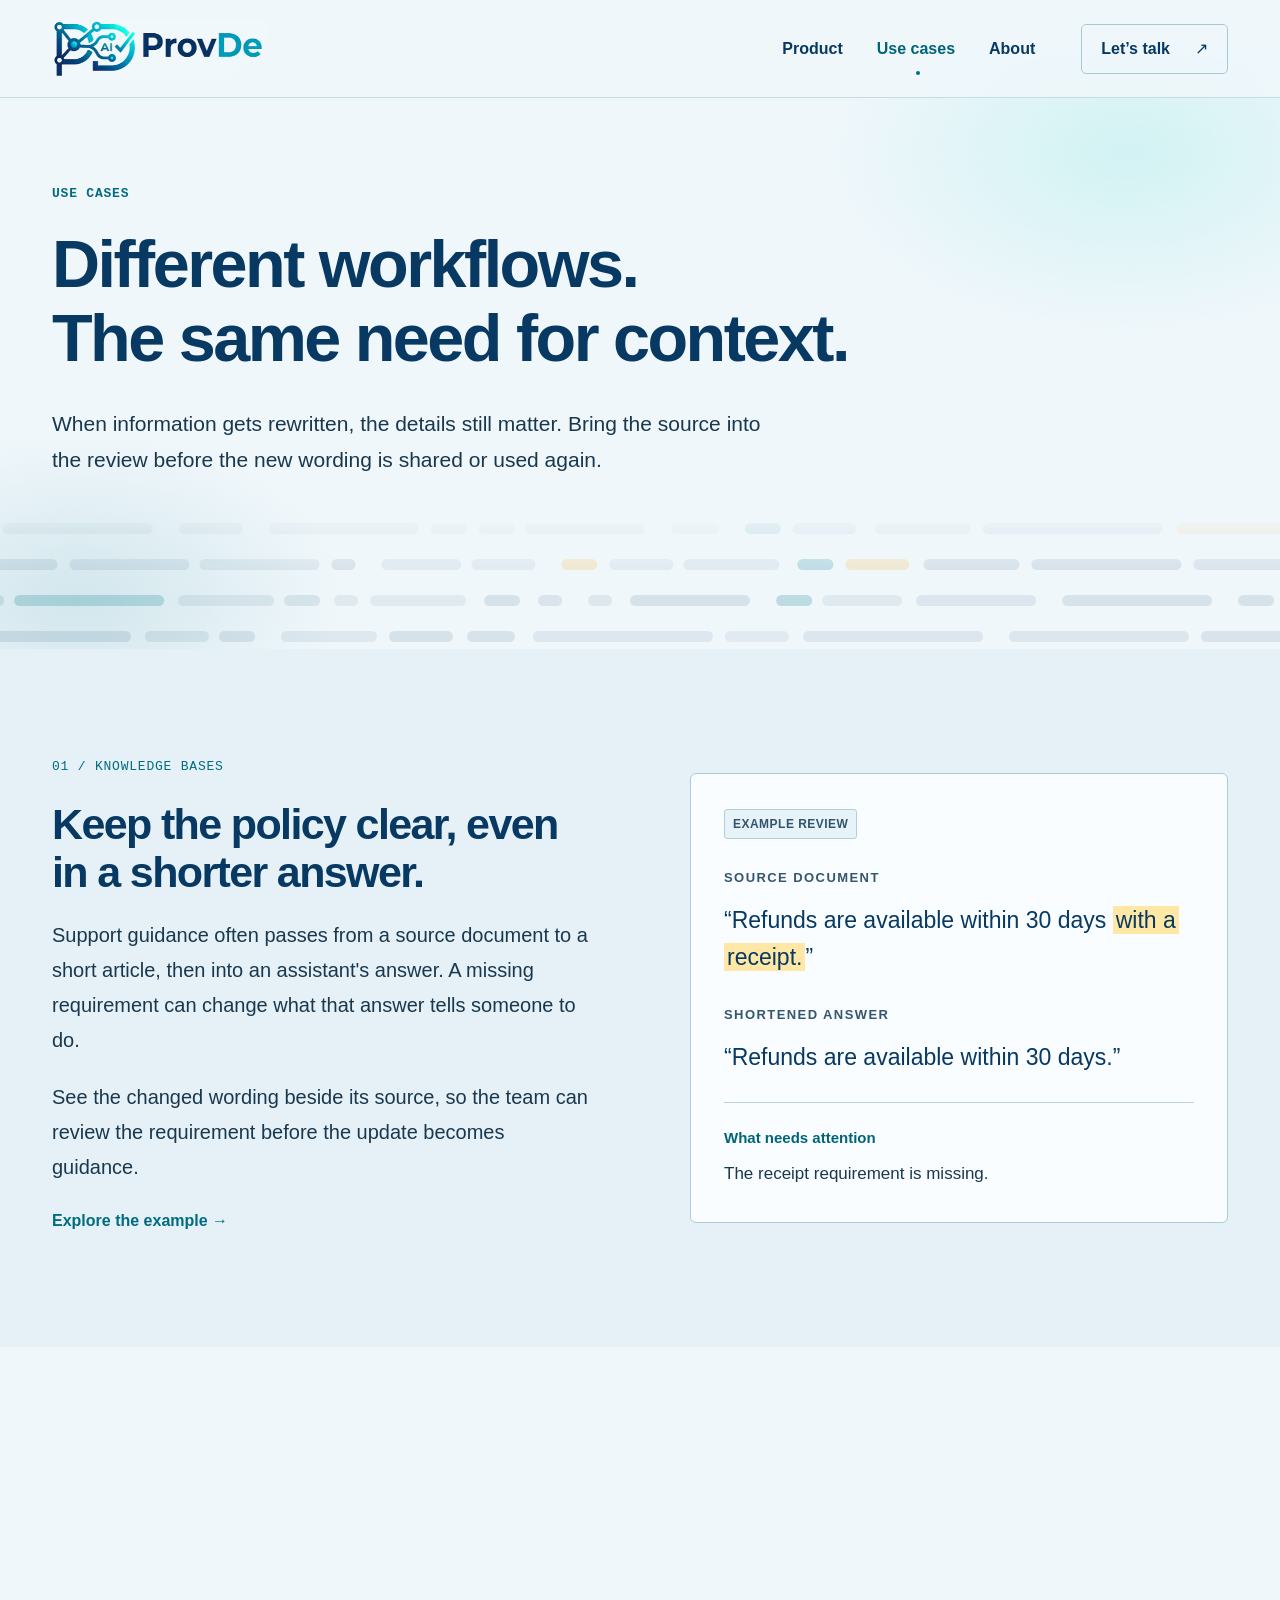
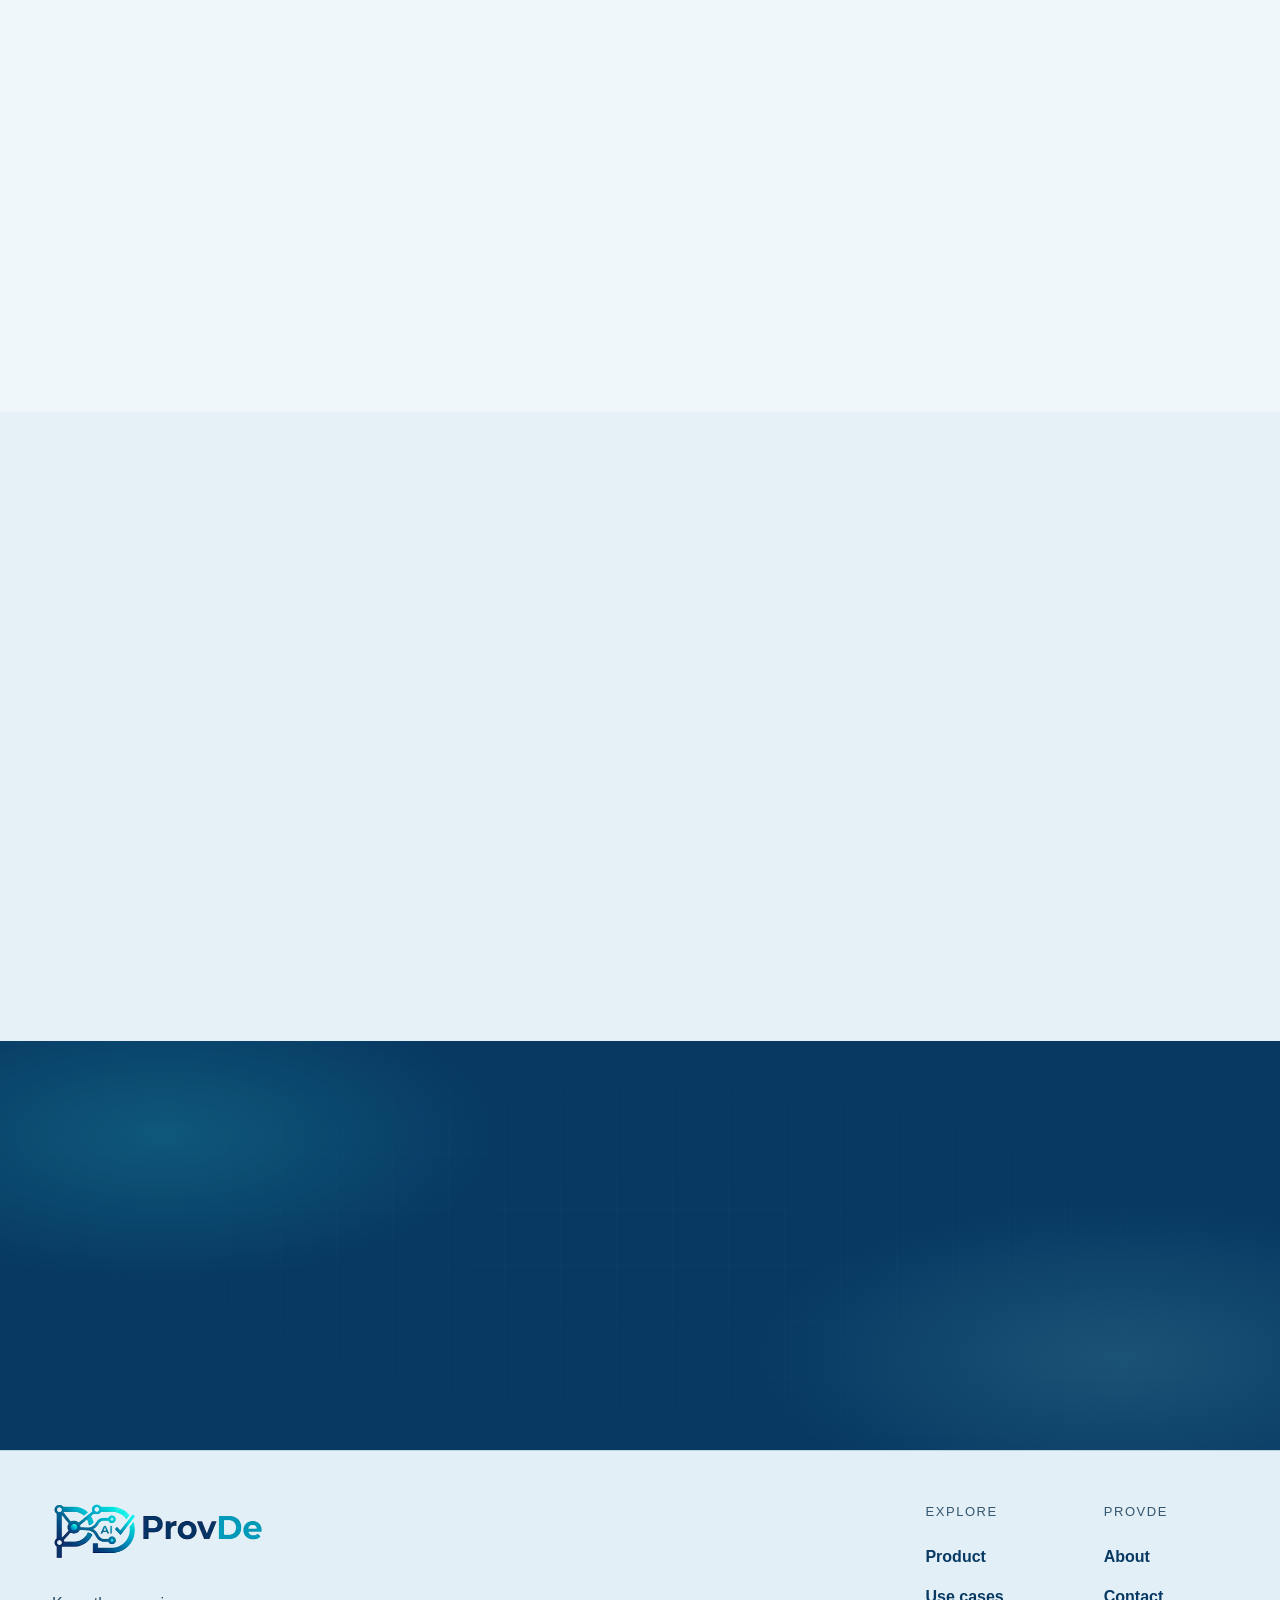
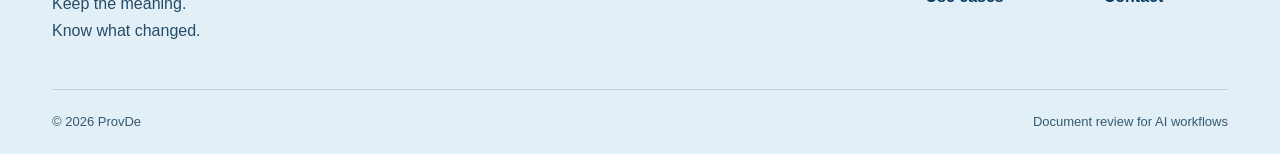
<file: use-cases/index.html>
<!doctype html>
<html lang="en"><head><meta charset="utf-8"><meta name="viewport" content="width=device-width, initial-scale=1"><meta name="description" content="Explore how a clearer view of changes can help teams review AI-written knowledge, reports, and handoffs."><meta name="theme-color" content="#073963"><meta name="robots" content="noindex,nofollow,noarchive"><meta name="referrer" content="no-referrer"><meta http-equiv="Content-Security-Policy" content="default-src 'self'; script-src 'self'; style-src 'self'; img-src 'self' data:; font-src 'self'; connect-src 'none'; form-action 'none'; object-src 'none'; base-uri 'none'"><title>Use cases | ProvDe</title><link rel="icon" href="/assets/mark.svg" type="image/svg+xml"><link rel="apple-touch-icon" href="/assets/apple-touch-icon.png"><link rel="stylesheet" href="/assets/site.css"><link rel="stylesheet" href="/assets/brand.css"><link rel="stylesheet" href="/assets/motion.css"><link rel="stylesheet" href="/assets/theme.css"><script src="/assets/site.js" defer></script></head>
<body class="page-use-cases"><a class="skip-link" href="#main">Skip to content</a>
<header class="site-header"><div class="container nav-shell"><a class="brand" href="/" aria-label="ProvDe home"><span class="brand-crop"><img src="/assets/brand.png" width="464" height="186" alt="ProvDe"></span></a><button type="button" class="menu-toggle" aria-expanded="false" aria-controls="site-nav">Menu <span aria-hidden="true">☰</span></button><nav id="site-nav" class="site-nav" aria-label="Main navigation"><a href="/product/">Product</a><a href="/use-cases/" aria-current="page">Use cases</a><a href="/about/">About</a><a class="nav-contact" href="/contact/">Let’s talk <span aria-hidden="true">↗</span></a></nav></div></header><main id="main" tabindex="-1">
<section class="page-hero">
  <div class="container">
    <p class="eyebrow">USE CASES</p>
    <h1>Different workflows.<br>The same need for context.</h1>
    <p class="lead">When information gets rewritten, the details still matter. Bring the source into the review before the new wording is shared or used again.</p>
  </div>
</section>

<section id="knowledge" class="section section--paper" aria-labelledby="knowledge-title">
  <div class="container use-case-row">
    <div class="use-case-copy">
      <p class="eyebrow">01 / KNOWLEDGE BASES</p>
      <h2 id="knowledge-title">Keep the policy clear, even in a shorter answer.</h2>
      <p>Support guidance often passes from a source document to a short article, then into an assistant's answer. A missing requirement can change what that answer tells someone to do.</p>
      <p>See the changed wording beside its source, so the team can review the requirement before the update becomes guidance.</p>
      <a class="text-link" href="/product/#walkthrough">Explore the example →</a>
    </div>
    <article class="example-card" aria-label="Knowledge-base example">
      <span class="tag">Example review</span>
      <p class="example-label">SOURCE DOCUMENT</p>
      <blockquote>“Refunds are available within 30 days <mark>with a receipt.</mark>”</blockquote>
      <p class="example-label">SHORTENED ANSWER</p>
      <blockquote>“Refunds are available within 30 days.”</blockquote>
      <div class="example-takeaway"><strong>What needs attention</strong><p>The receipt requirement is missing.</p></div>
    </article>
  </div>
</section>

<section id="reports" class="section" aria-labelledby="reports-title">
  <div class="container use-case-row">
    <div class="use-case-copy">
      <p class="eyebrow">02 / SUMMARIES &amp; REPORTS</p>
      <h2 id="reports-title">Keep the limits alongside the finding.</h2>
      <p>A confident summary can sound broader than the work behind it. Conditions, exceptions, and uncertainty are easy to lose as findings move into a report.</p>
      <p>Make those differences visible during review, while the supporting text is still close at hand.</p>
      <a class="text-link" href="/product/">See the product →</a>
    </div>
    <article class="example-card" aria-label="Report example">
      <span class="tag">Example review</span>
      <p class="example-label">SOURCE NOTE</p>
      <blockquote>“The improvement was observed <mark>in a small trial.</mark>”</blockquote>
      <p class="example-label">REPORT SUMMARY</p>
      <blockquote>“The approach improves performance.”</blockquote>
      <div class="example-takeaway"><strong>What needs attention</strong><p>A limited observation has become a general claim.</p></div>
    </article>
  </div>
</section>

<section id="handoffs" class="section section--paper" aria-labelledby="handoffs-title">
  <div class="container use-case-row">
    <div class="use-case-copy">
      <p class="eyebrow">03 / TEAM HANDOFFS</p>
      <h2 id="handoffs-title">Keep the original meaning in the handoff.</h2>
      <p>Meeting notes become action items. Action items become updates. A suggestion can turn into a commitment without anyone intending to make that decision.</p>
      <p>Review the new wording against the original message before it becomes the next team's starting point.</p>
      <a class="text-link" href="/contact/">Discuss a workflow →</a>
    </div>
    <article class="example-card" aria-label="Team-handoff example">
      <span class="tag">Example review</span>
      <p class="example-label">MEETING NOTE</p>
      <blockquote>“We <mark>recommend offering</mark> an extension.”</blockquote>
      <p class="example-label">HANDOFF</p>
      <blockquote>“We will offer an extension.”</blockquote>
      <div class="example-takeaway"><strong>What needs attention</strong><p>A recommendation has become a commitment.</p></div>
    </article>
  </div>
</section>

<section class="section section--ink">
  <div class="container split">
    <div><p class="eyebrow">START WITH A REAL TASK</p><h2>Where does important information change in your workflow?</h2></div>
    <div><p>Tell us how your team turns documents into summaries, answers, or handoffs.</p><a class="button button--primary" href="/contact/">Talk about your use case <span aria-hidden="true">↗</span></a></div>
  </div>
</section>
</main><footer class="site-footer"><div class="container footer-main"><div><a class="brand" href="/" aria-label="ProvDe home"><span class="brand-crop"><img src="/assets/brand.png" width="464" height="186" alt="ProvDe"></span></a><p>Keep the meaning.<br>Know what changed.</p></div><div class="footer-links"><div><span>Explore</span><a href="/product/">Product</a><a href="/use-cases/">Use cases</a></div><div><span>ProvDe</span><a href="/about/">About</a><a href="/contact/">Contact</a></div></div></div><div class="container footer-bottom"><span>© 2026 ProvDe</span><span>Document review for AI workflows</span></div></footer></body></html>
</file>
<file: assets/site.css>
/* ProvDe's local public-site draft. No remote fonts or runtime dependencies. */
:root{--ink:#13243a;--muted:#566479;--blue:#2457d6;--blue-dark:#173fa8;--line:#dde3eb;--paper:#f5f7fa;--mint:#a9f0d8;--amber:#9b5d12;--sans:"Avenir Next",Avenir,Inter,-apple-system,BlinkMacSystemFont,"Segoe UI",sans-serif;--display:"Avenir Next",Avenir,Inter,-apple-system,BlinkMacSystemFont,"Segoe UI",sans-serif;font-family:var(--sans);color:var(--ink);background:#fff;font-synthesis:none}
*{box-sizing:border-box}html{scroll-behavior:smooth;scroll-padding-top:105px}body{margin:0;font-size:16px;line-height:1.65;-webkit-font-smoothing:antialiased}button,input,select,textarea{font:inherit}button,a{-webkit-tap-highlight-color:transparent}button{cursor:pointer}a{color:inherit;text-decoration:none}img{max-width:100%;display:block}button,input,select,textarea{border-radius:0}button:focus-visible,a:focus-visible,summary:focus-visible,input:focus-visible,select:focus-visible,textarea:focus-visible{outline:3px solid #87b4ff;outline-offset:5px}p,h1,h2,h3,blockquote{margin:0}h1,h2,h3{font-family:var(--display);font-weight:650;line-height:1.12;letter-spacing:-.045em}h1{font-size:clamp(46px,5.2vw,77px)}h2{font-size:clamp(34px,3.5vw,49px)}h3{font-size:23px;letter-spacing:-.025em;line-height:1.25}p{color:var(--muted)}p+p{margin-top:20px}.container{width:min(1240px,calc(100% - 104px));margin-inline:auto}.section{padding-block:108px}.section--paper{background:var(--paper)}.section--ink{background:var(--ink);color:#fff}.section--ink p{color:#b7c6da}.section--ink .eyebrow{color:var(--mint)}.section--ink h2 span{color:#9fbbf7}.section--ink .button--primary{background:#fff;color:var(--ink)}.section--ink .button--primary:hover{background:#e8f0ff}.eyebrow{text-transform:uppercase;letter-spacing:.13em;font-size:11px;line-height:1.5;font-weight:750;color:var(--blue);margin-bottom:23px}.lead{font-size:19px;line-height:1.65;max-width:610px}.section-description{margin-top:26px;max-width:440px;font-size:17px}.large-copy{font-size:27px;line-height:1.5;letter-spacing:-.022em;color:var(--ink)}.actions{display:flex;align-items:center;gap:30px;flex-wrap:wrap}.button{display:inline-flex;align-items:center;justify-content:center;gap:25px;min-height:49px;border:1px solid transparent;padding:12px 23px;border-radius:6px;font-size:14px;font-weight:650;line-height:1.5;transition:background .18s,transform .18s}.button:hover{transform:translateY(-2px)}.button--primary{color:#fff;background:var(--blue)}.button--primary:hover{background:var(--blue-dark)}.button--secondary{color:var(--ink);background:#fff;border-color:var(--line)}.button--secondary:hover{background:#eef3fc}.button--light{background:#fff;color:var(--ink)}.button span{font-size:20px;font-weight:400}.text-link{display:inline-flex;align-items:center;justify-content:space-between;gap:18px;background:none;border:0;padding:0 0 4px;font-size:14px;font-weight:650;line-height:1.6;color:var(--blue);border-bottom:1px solid transparent}.text-link:hover{border-color:var(--blue)}.text-link span{font-size:20px;font-weight:450}.skip-link{position:fixed;top:10px;left:12px;transform:translateY(-160%);padding:10px 16px;z-index:100;background:var(--ink);color:white}.skip-link:focus{transform:none}[hidden]{display:none!important}
.site-header{height:89px;position:sticky;top:0;background:#fffffff2;backdrop-filter:blur(12px);border-bottom:1px solid #e6ebf2;z-index:20}.nav-shell{height:100%;display:flex;align-items:center;justify-content:space-between;gap:32px}.brand{display:inline-flex;align-items:center;gap:10px;font-size:25px;line-height:1;font-weight:750;letter-spacing:-.06em}.brand-dot{color:var(--blue)}.site-nav{display:flex;align-items:center;gap:38px;font-size:13px;font-weight:600}.site-nav>a{position:relative;padding-block:6px}.site-nav>a:not(.nav-contact):hover,.site-nav>a[aria-current=page]{color:var(--blue)}.site-nav>a[aria-current=page]:not(.nav-contact):after{content:"";width:4px;height:4px;border-radius:50%;background:var(--blue);position:absolute;bottom:-6px;left:50%}.site-nav .nav-contact{margin-left:12px;padding:9px 17px;border:1px solid var(--line);border-radius:5px;display:inline-flex;align-items:center;gap:25px}.site-nav .nav-contact:hover{border-color:var(--blue);color:var(--blue)}.menu-toggle{display:none;background:none;border:1px solid var(--line);padding:8px 12px;font-size:13px;gap:15px;align-items:center;border-radius:4px}.menu-toggle span{font-size:18px}
.hero{display:grid;grid-template-columns:1.13fr 1fr;gap:70px;padding-block:95px 102px;align-items:center}.hero h1{font-size:clamp(42px,4.55vw,65px);line-height:1.1;letter-spacing:-.055em}.hero h1 span,.page-hero h1 span{color:var(--blue)}.hero-copy .lead{font-size:17px;margin-top:27px;max-width:515px}.hero-copy .actions{margin-top:30px;gap:22px}.hero-status{font-size:11px;margin-top:26px;display:flex;align-items:center;gap:8px}.status-dot{flex:none;width:5px;height:5px;border-radius:50%;background:var(--blue)}.small-line{display:inline-block;width:24px;height:1px;background:var(--blue);vertical-align:middle;margin:0 9px 3px 0}.hero-visual{position:relative;background:#eff3fa;padding:24px 27px 19px;border:1px solid #e3eaf5;border-radius:12px}.visual-topline{display:flex;justify-content:space-between;gap:12px;align-items:center;margin-bottom:25px;font-size:8px;font-weight:650;letter-spacing:.11em;color:#596b86}.mini-brand{display:inline-flex;gap:7px;align-items:center;font-size:12px;color:var(--ink);font-weight:750;letter-spacing:-.02em}.source-slip,.edit-slip{border:1px solid #d7dfec;background:#fff;box-shadow:0 5px 15px #1d3f6f05;padding:23px;border-radius:5px}.source-slip{margin-right:22px}.edit-slip{margin-left:21px}.slip-heading{display:flex;align-items:center;gap:8px;font-size:11px;line-height:1.5;font-weight:600}.slip-number{margin-left:auto;font-size:10px;color:#7e8ba0;font-weight:500}.file-icon{display:inline-block;flex:none;width:11px;height:14px;border:1.25px solid #7890b1;border-radius:1px;position:relative}.file-icon:after{content:"";position:absolute;top:4px;left:2px;width:5px;height:1px;background:#7890b1;box-shadow:0 3px #7890b1}.source-slip p,.edit-slip>p{font-size:19px;color:var(--ink);margin-top:21px;line-height:1.55;letter-spacing:-.015em}mark{background:#fff0cc;color:inherit;padding:1px 3px;box-decoration-break:clone;-webkit-box-decoration-break:clone}.slip-foot{display:block;font-size:9px;color:#6c7e96;margin-top:17px}.visual-connector{display:flex;align-items:center;height:49px;margin-left:43px;gap:10px;color:#7083a0;font-size:9px;letter-spacing:.01em}.visual-connector i{height:30px;border-left:1px dashed #a6b9d4}.visual-connector b{margin-left:auto;margin-right:44px;font-size:21px;font-weight:400;color:var(--blue)}.review-highlight{margin-top:20px;background:#fff8e9;border:1px solid #f3e3be;padding:12px 10px;display:flex;gap:9px;border-radius:4px;align-items:flex-start}.attention-icon{display:flex;justify-content:center;align-items:center;border:1px solid #cd9439;color:var(--amber);border-radius:50%;width:14px;height:14px;font-size:9px;flex:none;line-height:1;margin-top:3px;font-weight:700}.review-highlight strong{display:block;color:#7f5019;font-size:11px;font-weight:650}.review-highlight div>span{display:block;color:#8a714f;font-size:9px;margin-top:3px}.visual-caption{text-align:center;font-size:9px;margin-top:20px;color:#687b97}.workflow-ribbon{border-top:1px solid var(--line);border-bottom:1px solid var(--line);padding:22px 0}.workflow-ribbon .container{display:flex;align-items:center;justify-content:space-between;gap:30px}.workflow-ribbon span{text-transform:uppercase;letter-spacing:.12em;font-size:10px;font-weight:600;color:#6e7b8c}.workflow-ribbon p{font-size:14px;color:#58677e}.workflow-ribbon i{font-style:normal;margin:0 22px;color:#adb9ca}
.intro-section{display:grid;grid-template-columns:1fr 1fr;gap:120px}.intro-copy{padding-top:32px}.intro-copy>p:not(.large-copy){font-size:16px;margin-top:23px}.intro-copy .text-link{margin-top:24px}.section-heading{display:flex;justify-content:space-between;align-items:flex-end;gap:70px;margin-bottom:58px}.section-heading>p{max-width:320px;font-size:16px}.value-columns{display:grid;grid-template-columns:repeat(3,1fr);gap:55px}.value-columns article{position:relative;padding-top:25px;border-top:1px solid #cdd7e5}.index-number{font-size:11px;letter-spacing:.08em;color:#73839b}.value-columns p{margin-top:15px;font-size:15px;max-width:285px}.value-glyph{height:100px;display:flex;align-items:center;gap:15px;color:var(--blue)}.glyph-change{font-size:31px;font-weight:650;letter-spacing:-.07em}.glyph-change span{color:#8b9db5;text-decoration:line-through;font-weight:400}.glyph-change b{font-weight:650;border-bottom:2px solid var(--blue);line-height:1.1}.glyph-source{position:relative;display:block;width:68px;padding-top:32px}.glyph-source i{display:block;background:#8dacee;height:3px;margin-bottom:8px;width:41px}.glyph-source i:last-of-type{width:28px}.glyph-source b{position:absolute;left:49px;top:22px;font-size:28px;font-weight:400}.glyph-attention b{display:inline-flex;align-items:center;justify-content:center;width:40px;height:40px;border:1.5px solid var(--blue);border-radius:50%;font-size:25px;font-weight:450}.glyph-attention i{height:3px;width:17px;background:#95b0eb}.glyph-attention i:last-child{width:9px;margin-left:-8px}.use-case-teaser{display:grid;grid-template-columns:1fr 1fr;gap:100px;align-items:center}.use-case-teaser .text-link{margin-top:28px}.workflow-list a{display:flex;align-items:center;gap:24px;padding:28px 0;border-bottom:1px solid var(--line)}.workflow-list a:first-child{border-top:1px solid var(--line)}.workflow-list h3{font-size:19px}.workflow-list p{font-size:13px;margin-top:8px}.workflow-list a>span:last-child{margin-left:auto;color:var(--blue);font-size:23px;transition:transform .15s}.workflow-list a:hover>span:last-child{transform:translate(3px,-3px)}.row-icon{font-size:24px;color:var(--blue);width:32px}.statement-section{text-align:center}.statement-section h2{font-size:clamp(32px,4vw,57px);line-height:1.22}.statement-section .button{margin-top:37px}
.page-hero{padding-block:86px 88px}.page-hero .lead{margin-top:30px;max-width:710px}.product-hero{padding-bottom:68px}.hero-subrow{display:flex;justify-content:space-between;align-items:flex-end;gap:60px}.hero-subrow .lead{max-width:680px;font-size:18px}.hero-subrow .button{white-space:nowrap}.walkthrough-section{padding:75px 0 86px}.walkthrough-section .section-heading{margin-bottom:38px}.walkthrough-section h2{font-size:35px}.walkthrough{border:1px solid #d6dfec;background:#fff;border-radius:9px;box-shadow:0 15px 35px #19345c05;overflow:hidden}.walkthrough-toolbar{display:flex;align-items:center;justify-content:space-between;gap:15px;border-bottom:1px solid var(--line);padding:17px 27px}.example-tabs{display:flex;gap:5px}.example-tabs button{border:0;background:transparent;padding:9px 15px;color:#63728a;font-size:12px;font-weight:650;border-radius:4px;line-height:1.5}.example-tabs button:hover{background:#f1f5fc;color:var(--ink)}.example-tabs button[aria-selected=true]{background:#e9f0fd;color:#2457d6}.example-label{font-size:10px;color:#63728a;display:inline-flex;align-items:center;gap:7px;letter-spacing:.03em}.example-label>span{width:5px;height:5px;background:#e4ab49;border-radius:50%}.compare-grid{display:grid;grid-template-columns:1fr 1fr}.compare-grid article{padding:32px 38px}.comparison-edit{border-left:1px solid var(--line);background:#fafbfe}.compare-heading{display:flex;gap:9px;align-items:center}.compare-heading h3{font-size:12px;letter-spacing:0;font-weight:650}.source-tag,.edit-tag{font-size:9px;line-height:1.5;padding:4px 7px;border-radius:3px;margin-left:auto;color:#748297;background:#eff3f8}.edit-tag{color:#895b1d;background:#fff0d8}.edit-tag.is-matched{background:#e6f6ee;color:#27704b}.compare-grid blockquote{font-size:23px;line-height:1.6;color:var(--ink);letter-spacing:-.02em;margin-top:35px;min-height:115px}.compare-grid .document-label{font-size:10px;color:#78869a;margin-top:24px}.compare-grid mark.changed{background:#fee9e4}.compare-grid mark.match{background:#e3f5ed}.review-outcome{margin:0 27px 20px;background:#fff9ec;border:1px solid #f1dfb6;border-radius:5px;padding:22px 25px;display:flex;gap:16px;align-items:flex-start;transition:background .2s}.outcome-icon{display:flex;align-items:center;justify-content:center;border:1.5px solid #bb8130;color:#966119;border-radius:50%;width:24px;height:24px;line-height:1;font-weight:600;margin-top:3px;flex:none}.review-outcome .eyebrow{font-size:9px;letter-spacing:.11em;color:#966119;margin-bottom:5px}.review-outcome h3{font-size:17px;letter-spacing:-.02em;color:#72501d;line-height:1.5}.review-outcome p:last-child{font-size:12px;line-height:1.65;margin-top:5px;color:#806d50;max-width:850px}.review-outcome.is-matched{background:#eef9f3;border-color:#c9e8d8}.review-outcome.is-matched :is(h3,p){color:#2c644c}.review-outcome.is-matched .outcome-icon{border-color:#4b9b78;color:#2c644c}.example-footer{padding:0 27px 23px;display:flex;align-items:center;justify-content:space-between;gap:25px}.example-footer p{font-size:10px;max-width:450px}.example-footer .text-link{font-size:11px;white-space:nowrap}.product-value{display:grid;grid-template-columns:1fr 1.1fr;gap:100px}.numbered-list{list-style:none;padding:0;margin:0;counter-reset:values}.numbered-list li{counter-increment:values;border-top:1px solid var(--line);display:flex;gap:25px;padding:27px 0}.numbered-list li>span,.numbered-list li:has(>div:only-child):before{font-size:11px;color:var(--blue);min-width:25px;line-height:28px;font-weight:600}.numbered-list li:has(>div:only-child):before{content:"0" counter(values)}.numbered-list h3{font-size:21px}.numbered-list p{margin-top:12px;font-size:15px}.continuity{display:grid;grid-template-columns:1.2fr 1fr;gap:100px;align-items:center}.continuity>div>p:not(.eyebrow){margin-top:28px;max-width:490px}.continuity-path{padding:0 38px}.continuity-path>div{border:1px solid #42516a;border-radius:5px;padding:18px 22px;position:relative;background:#192b44}.continuity-path>div>span{font-size:10px;position:absolute;right:18px;top:21px;color:#7991b4}.continuity-path h3{font-size:16px;letter-spacing:-.01em}.continuity-path p{font-size:11px;margin-top:7px}.continuity-path>i{font-style:normal;display:block;text-align:center;padding:5px 0;color:#7e9bd0}.availability{display:grid;grid-template-columns:1fr 1.1fr;gap:100px}.availability-list>div{padding:23px 0;border-top:1px solid var(--line)}.availability-list>div:first-child{padding-top:0;border:0}.availability-list h3{font-size:20px;margin-top:14px}.availability-list p{font-size:14px;margin-top:10px;max-width:430px}.tag{display:inline-flex;align-items:center;gap:6px;font-size:9px;line-height:1.7;font-weight:600;letter-spacing:.04em;text-transform:uppercase;padding:4px 8px;color:#596d89;border:1px solid #dbe3ee;border-radius:3px;background:#f7f9fc}.tag--ready{background:#edf8f2;border-color:#cbe9dc;color:#287158}.faq-section{display:grid;grid-template-columns:.85fr 1.2fr;gap:130px}.faq-list details{border-bottom:1px solid #d4deea;padding:23px 0}.faq-list details:first-child{padding-top:0}.faq-list summary{cursor:pointer;font-weight:600;font-size:15px;display:flex;justify-content:space-between;gap:24px;align-items:center;list-style:none}.faq-list summary::-webkit-details-marker{display:none}.faq-list summary>span{color:var(--blue);font-size:23px;font-weight:400;flex:none}.faq-list details[open] summary>span{transform:rotate(45deg)}.faq-list details>p{font-size:14px;line-height:1.7;margin-top:16px;padding-right:20px}
.split{display:grid;grid-template-columns:1fr 1fr;gap:115px;align-items:start}.split>div>p:not(.eyebrow){font-size:17px}.split .button,.split .text-link{margin-top:25px}.use-case-row{display:grid;grid-template-columns:1fr 1fr;gap:100px;align-items:center}.use-case-copy h2{max-width:510px;font-size:43px}.use-case-copy>p:not(.eyebrow){margin-top:22px}.use-case-copy .text-link{margin-top:23px}.example-card{border:1px solid #d8e1ee;background:#fff;border-radius:6px;padding:33px}.example-card>.example-label{display:block;letter-spacing:.11em;font-size:9px;font-weight:650;margin-top:28px;margin-bottom:12px}.example-card blockquote{font-size:21px;letter-spacing:-.02em;line-height:1.6;color:var(--ink)}.example-takeaway{border-top:1px solid var(--line);padding-top:19px;margin-top:27px}.example-takeaway strong{font-size:11px;font-weight:650;color:var(--blue)}.example-takeaway p{font-size:13px;margin-top:5px}.page-about .numbered-list{display:grid;grid-template-columns:repeat(3,1fr);gap:55px;margin-top:50px}.page-about .numbered-list li{display:block}.page-about .numbered-list li:before{display:block;margin-bottom:23px}.page-about .numbered-list h3{font-size:23px}.page-about .numbered-list p{font-size:15px}.contact-card{background:#fff;border:1px solid #d5dfed;padding:32px;border-radius:7px}.contact-intro h2{max-width:440px}.contact-intro>p:not(.eyebrow){margin-top:22px}.contact-note{margin-top:32px;max-width:410px;border-top:1px solid #d5dfed;padding-top:25px}.contact-note>p{font-size:13px;margin-top:12px}.form-grid{display:grid;grid-template-columns:1fr 1fr;gap:18px}.field{display:flex;flex-direction:column;gap:9px;margin-bottom:22px}.field label,.message-preview>label{font-size:12px;font-weight:650;color:#273e5a}.field label>span{color:#7a899e;font-weight:400;font-size:10px}.field input,.field select,.field textarea,.message-preview textarea{width:100%;padding:12px 13px;border:1px solid #d4deed;border-radius:4px;background:#fff;color:var(--ink);font-size:13px;line-height:1.5}.field input{min-height:45px}.field select{min-height:47px}.field textarea,.message-preview textarea{resize:vertical;min-height:100px}.field input::placeholder,.field textarea::placeholder{color:#8695a9}.note{font-size:11px;line-height:1.7;color:#6b7d94;margin-top:16px}.contact-card .button{font-size:12px;gap:20px}.message-preview{border-top:1px solid var(--line);margin-top:22px;padding-top:23px}.message-preview textarea{display:block;margin:10px 0 15px}.message-preview .button{margin-top:0}
.footer-cta{padding-block:83px;display:grid;grid-template-columns:1fr 1fr;align-items:center;gap:120px}.footer-cta h2{font-size:42px}.footer-cta>div>p:not(.eyebrow){max-width:405px;font-size:16px}.footer-cta .button{margin-top:25px}.site-footer{background:#f7f9fc;border-top:1px solid var(--line)}.footer-main{display:flex;justify-content:space-between;gap:80px;padding-block:50px 44px}.footer-main>.brand{align-self:start}.footer-main>div>p{font-size:12px;margin-top:19px;line-height:1.7}.footer-links{display:flex;gap:100px;padding-right:60px}.footer-links>div{display:flex;flex-direction:column;gap:12px;font-size:12px}.footer-links span{text-transform:uppercase;font-size:9px;letter-spacing:.12em;color:#8694a8;margin-bottom:7px}.footer-links a:hover{color:var(--blue)}.footer-bottom{border-top:1px solid var(--line);padding-block:21px;display:flex;justify-content:space-between;gap:20px;font-size:9px;color:#738299}
@media(min-width:1500px){.hero{padding-block:110px 120px}.hero h1{font-size:69px}.hero-visual{margin-left:0}.hero-copy .lead{font-size:18px}}
@media(max-width:1150px){.container{width:calc(100% - 72px)}.hero{gap:40px;padding-block:78px 88px}.hero h1{font-size:47px}.hero-visual{padding:20px}.source-slip,.edit-slip{padding:19px}.source-slip p,.edit-slip>p{font-size:17px}.hero-copy .lead{font-size:16px}.hero-copy .actions{gap:18px}.hero-copy .button{font-size:12px;padding-inline:16px;gap:16px}.hero-copy .text-link{font-size:12px}.hero-status{font-size:10px}.section{padding-block:85px}.intro-section,.use-case-teaser,.continuity,.availability,.product-value,.split,.use-case-row{gap:60px}.faq-section{gap:80px}.value-columns{gap:35px}.source-slip{margin-right:12px}.edit-slip{margin-left:12px}.hero-subrow{gap:35px}.page-hero h1{font-size:61px}.use-case-copy h2{font-size:36px}.compare-grid article{padding:28px}.walkthrough-toolbar{padding:15px 20px}.example-tabs button{padding:9px 12px}.footer-links{padding-right:25px}.workflow-ribbon i{margin:0 13px}}
@media(max-width:850px){.container{width:calc(100% - 48px)}.site-header{height:76px}.site-nav{gap:25px}.hero{grid-template-columns:1fr;gap:45px;padding-block:64px}.hero h1{font-size:62px;line-height:1.08}.hero-copy .lead{font-size:18px;max-width:570px}.hero-copy .button{font-size:14px;padding-inline:23px}.hero-copy .text-link{font-size:14px}.hero-status{font-size:11px}.hero-visual{max-width:560px;width:100%;padding:25px 32px;justify-self:center}.source-slip{margin-right:65px}.edit-slip{margin-left:65px}.source-slip p,.edit-slip>p{font-size:20px}.workflow-ribbon .container{flex-direction:column;gap:8px}.section{padding-block:70px}.section h2{font-size:38px}.intro-section,.use-case-teaser{gap:50px;grid-template-columns:1fr}.intro-copy{padding-top:0;max-width:650px}.section-heading{gap:35px;margin-bottom:40px}.section-heading>p{max-width:260px;font-size:14px}.value-columns{gap:25px}.value-columns h3{font-size:20px}.value-columns p{font-size:13px}.workflow-list a{padding-block:22px}.hero-subrow{align-items:flex-start;flex-direction:column;gap:25px}.page-hero{padding-block:60px}.page-hero h1{font-size:54px}.page-hero .lead{font-size:18px;max-width:650px}.walkthrough-section{padding-block:60px}.walkthrough-section .section-heading{display:block}.walkthrough-section .section-heading>p{margin-top:20px;max-width:500px;font-size:15px}.compare-grid blockquote{font-size:21px}.example-tabs button{font-size:11px}.walkthrough-toolbar{align-items:flex-start;flex-direction:column;gap:14px}.example-label{font-size:9px}.product-value,.availability,.faq-section{grid-template-columns:1fr;gap:40px}.numbered-list p{font-size:15px;max-width:600px}.continuity{gap:40px;grid-template-columns:1fr}.continuity-path{max-width:520px;width:100%;justify-self:center;padding:0}.availability-list{display:grid;grid-template-columns:1fr 1fr 1fr;gap:25px}.availability-list>div:first-child{padding-top:23px;border-top:1px solid var(--line)}.availability-list h3{font-size:18px}.availability-list p{font-size:13px}.availability-list .tag{font-size:8px}.faq-section h2>br{display:none}.split,.use-case-row{grid-template-columns:1fr;gap:35px}.use-case-copy{max-width:650px}.example-card{max-width:600px;width:100%;justify-self:center}.page-about .numbered-list{gap:30px}.page-about .numbered-list h3{font-size:21px}.contact-intro{max-width:650px}.contact-card{max-width:650px;width:100%}.footer-cta{gap:40px;padding-block:65px}.footer-cta h2{font-size:35px}.footer-cta>div>p:not(.eyebrow){font-size:14px}.footer-bottom{flex-wrap:wrap;row-gap:8px}}
@media(max-width:600px){.container{width:calc(100% - 40px)}.site-header{height:71px}.brand{font-size:24px}.brand img{width:32px;height:32px}.menu-toggle{display:inline-flex}.site-nav{position:absolute;top:70px;left:0;right:0;background:white;border-bottom:1px solid var(--line);box-shadow:0 12px 18px #1d3b6810;display:none;padding:20px;gap:0;flex-direction:column;align-items:stretch}.site-nav.is-open{display:flex}.site-nav>a{font-size:15px;padding:13px 10px}.site-nav>a[aria-current=page]:not(.nav-contact):after{display:none}.site-nav .nav-contact{margin:12px 0 0;padding:13px 15px;justify-content:space-between}.hero{padding-block:46px 43px;gap:39px}.hero .eyebrow{font-size:9px;margin-bottom:23px;letter-spacing:.11em}.small-line{width:17px;margin-right:5px}.hero h1{font-size:44px;letter-spacing:-.055em;line-height:1.13}.hero-copy .lead{font-size:16px;margin-top:23px}.hero-copy .actions{gap:21px;margin-top:25px}.hero-copy .button{font-size:12px;padding:11px 15px;gap:15px;min-height:46px}.hero-copy .text-link{font-size:12px;gap:8px}.hero-status{font-size:9px;margin-top:22px;line-height:1.7}.hero-visual{padding:18px 17px 16px;border-radius:8px}.visual-topline{margin-bottom:20px;font-size:7px}.mini-brand{font-size:11px}.source-slip{margin-right:20px;padding:19px}.edit-slip{margin-left:20px;padding:19px}.source-slip p,.edit-slip>p{font-size:18px;margin-top:17px}.slip-heading{font-size:10px}.slip-foot{font-size:8px;margin-top:14px}.visual-connector{height:43px}.visual-caption{font-size:8px;margin-top:16px}.review-highlight strong{font-size:10px}.review-highlight div>span{font-size:8px}.workflow-ribbon{padding-block:20px}.workflow-ribbon p{font-size:10px}.workflow-ribbon i{margin:0 6px}.workflow-ribbon span{font-size:8px}.section{padding-block:55px}.eyebrow{font-size:9px;margin-bottom:18px}.section h2{font-size:33px;letter-spacing:-.045em}.intro-section{gap:25px}.large-copy{font-size:23px}.intro-copy>p:not(.large-copy){font-size:15px;margin-top:20px}.section-heading{display:block;margin-bottom:32px}.section-heading>p{max-width:none;margin-top:22px;font-size:15px}.value-columns{grid-template-columns:1fr;gap:25px}.value-columns article{padding:20px 0 0;display:grid;grid-template-columns:65px 1fr;column-gap:20px}.index-number{grid-column:1;grid-row:1;font-size:9px}.value-glyph{grid-column:1;grid-row:2/4;height:85px;align-self:start;font-size:27px;gap:7px}.value-columns article h3{grid-column:2;grid-row:2;font-size:24px;margin-top:5px}.value-columns article p{grid-column:2;grid-row:3;max-width:none;font-size:14px;margin-top:12px}.glyph-source{padding-top:14px}.glyph-source b{top:4px;left:43px;font-size:25px}.glyph-source i{height:2px;width:33px}.glyph-attention b{width:33px;height:33px;flex:none;font-size:20px}.glyph-attention i{width:10px;height:2px}.glyph-attention i:last-child{display:none}.section-description{font-size:15px;margin-top:20px}.use-case-teaser{gap:32px}.workflow-list a{gap:16px}.workflow-list h3{font-size:18px}.workflow-list p{font-size:12px}.row-icon{width:24px;font-size:22px}.statement-section h2{font-size:30px;line-height:1.28}.page-hero{padding-block:44px 47px}.page-hero h1{font-size:42px;line-height:1.15}.page-hero .lead{font-size:16px;line-height:1.65;margin-top:24px}.product-hero h1{font-size:40px}.hero-subrow{gap:25px}.hero-subrow .button{font-size:12px;padding:11px 16px}.walkthrough-section{padding-block:43px 45px}.walkthrough-section h2{font-size:29px}.walkthrough-section .section-heading>p{font-size:14px;line-height:1.6;margin-top:20px}.walkthrough-toolbar{padding:13px 12px;gap:11px}.example-tabs{gap:0;width:100%}.example-tabs button{flex:1;font-size:10px;padding:8px 5px;line-height:1.4;min-height:40px}.walkthrough-toolbar .example-label{font-size:8px;margin-left:5px}.compare-grid{grid-template-columns:1fr}.compare-grid article{padding:23px 21px}.comparison-edit{border-left:0;border-top:1px solid var(--line)}.compare-grid blockquote{font-size:21px;min-height:0;line-height:1.6;margin-top:23px}.compare-heading h3{font-size:11px}.compare-grid .document-label{font-size:9px;margin-top:20px}.source-tag,.edit-tag{font-size:8px}.review-outcome{margin:14px 13px;padding:18px 15px;gap:10px}.review-outcome h3{font-size:16px}.review-outcome p:last-child{font-size:11px;margin-top:7px}.review-outcome .eyebrow{font-size:8px}.outcome-icon{width:19px;height:19px;font-size:12px}.example-footer{padding:0 17px 20px;flex-direction:column;align-items:flex-start;gap:14px}.example-footer p{font-size:9px}.example-footer .text-link{font-size:11px}.product-value,.availability,.faq-section{gap:30px}.numbered-list li{padding:22px 0;gap:17px}.numbered-list h3{font-size:20px}.numbered-list p{font-size:14px}.continuity{gap:35px}.continuity>div>p:not(.eyebrow){font-size:15px;margin-top:22px}.continuity-path>div{padding:18px}.availability-list{grid-template-columns:1fr;gap:0}.availability-list .tag{font-size:9px}.availability-list p{font-size:14px}.availability-list h3{font-size:21px}.faq-list details{padding:20px 0}.faq-list summary{font-size:14px;line-height:1.5;gap:15px}.faq-list details>p{font-size:13px;padding:0}.split>div>p:not(.eyebrow){font-size:15px}.use-case-copy h2{font-size:32px}.use-case-copy>p:not(.eyebrow){font-size:15px}.example-card{padding:23px}.example-card blockquote{font-size:20px}.page-about .numbered-list{grid-template-columns:1fr;margin-top:30px;gap:0}.page-about .numbered-list li{display:flex}.page-about .numbered-list li:before{display:inline;min-width:25px;margin-bottom:0}.page-about .numbered-list p{font-size:14px}.contact-card{padding:23px 18px}.form-grid{grid-template-columns:1fr;gap:0}.field label{font-size:12px}.field input,.field select,.field textarea{font-size:14px}.contact-note>p{font-size:12px}.footer-cta{grid-template-columns:1fr;gap:26px;padding-block:54px}.footer-cta h2{font-size:34px}.footer-cta .button{margin-top:22px}.footer-main{padding-block:35px;gap:28px}.footer-links{gap:28px;padding:0}.footer-links>div{font-size:11px;gap:11px}.footer-main>.brand{font-size:22px}.footer-main>div>p{font-size:10px}.footer-main .brand img{width:28px;height:28px}.footer-main .brand{font-size:22px;gap:7px}.footer-bottom{flex-direction:column;font-size:9px;gap:9px;padding-block:22px}.button:hover{transform:none}}
@media(prefers-reduced-motion:reduce){html{scroll-behavior:auto}*,*:before,*:after{transition:none!important;animation:none!important}}
</file>
<file: assets/brand.css>
/* Original ProvDe identity: navy, cyan/teal, quiet blue backgrounds.
   This presentation layer leaves copy, example outcomes and interactions intact. */
:root {
  --sans: -apple-system, BlinkMacSystemFont, "Segoe UI", Arial, sans-serif;
  --display: -apple-system, BlinkMacSystemFont, "Segoe UI", Arial, sans-serif;
  --ink: #073963;
  --muted: #19384e;
  --blue: #006c80;
  --blue-dark: #045267;
  --line: #bed3df;
  --paper: #e6f1f7;
  --mint: #8ce8e1;
  color: var(--ink);
  background: #f0f7fb;
}

/* Clearer letter shapes and real medium weights, not thin geometric type. */
html { -webkit-text-size-adjust:100%; }
body { font-family:var(--sans); font-weight:500; -webkit-font-smoothing:auto; }
button,input,select,textarea { font-family:var(--sans); }
p,blockquote { font-weight:500; letter-spacing:normal; }
.large-copy,.source-slip p,.edit-slip>p,.compare-grid blockquote,
.example-card blockquote { letter-spacing:normal; }
h1,h2,h3 { font-family:var(--display); font-weight:700; letter-spacing:-.025em; }
.hero h1 { letter-spacing:-.035em; }
.site-nav,.site-nav .nav-contact,.menu-toggle { font-weight:650; letter-spacing:normal; }
.workflow-ribbon p { font-weight:600; }
.workflow-ribbon span,.eyebrow,.tag { font-weight:700; }
.value-columns article p,.section-heading>p,.intro-copy>p,.numbered-list p,
.availability-list p,.use-case-copy>p,.split>div>p,.footer-cta>div>p,
.workflow-list p,.faq-list details>p { font-weight:500; }
.slip-foot,.visual-caption,.document-label,.hero-status,.note,
.example-footer p,.footer-bottom,.contact-note>p { font-weight:500; }
.hero-copy .lead,.hero-subrow .lead,.page-hero .lead { font-weight:500; }
.index-number,.slip-number,.visual-connector { font-weight:600; }
.site-nav a,.footer-links a { font-weight:650; }

body { background:#f0f7fb; font-size:18px; line-height:1.75; }
h1,h2,h3 { color:var(--ink); }
p { color:var(--muted); }
h1 { font-weight:700; }
.section--ink { background:#073963; }
.section--ink :is(h2,h3) { color:#f1faff; }
.section--ink p { color:#d4e7f3; }
.section--ink h2 span { color:#8ce8e1; }
.eyebrow { font-size:13px; letter-spacing:.10em; color:#006478; }
.lead,.hero-copy .lead,.hero-subrow .lead,.page-hero .lead { font-size:21px; line-height:1.75; }
.large-copy { font-size:29px; color:#143f60; }
.section-description { font-size:19px; line-height:1.75; }
.section-heading>p,.intro-copy>p:not(.large-copy),.split>div>p:not(.eyebrow),
.value-columns p,.numbered-list p,.page-about .numbered-list p,
.availability-list p,.use-case-copy>p:not(.eyebrow),
.continuity>div>p:not(.eyebrow),.footer-cta>div>p:not(.eyebrow) {
  font-size:20px; line-height:1.75;
}
.text-link,.button,.hero-copy .button,.hero-copy .text-link { font-size:16px; }
.button { min-height:53px; padding:13px 24px; border-radius:7px; }
.button--primary { background:#006c80; }
.button--primary:hover { background:#045267; }
.button--secondary { background:#f8fcff; border-color:#afc8d8; }
.hero h1 span,.page-hero h1 span { color:#006c80; }

/* Display the user's original pixels through a stable CSS viewport.
   No redrawing, recoloring, background removal, or generated replacement. */
.brand { gap:0; flex:none; }
.brand-crop { --logo-w:216px; position:relative; display:block; flex:none;
  width:var(--logo-w); height:calc(var(--logo-w) * 113 / 407);
  overflow:hidden; mix-blend-mode:darken; }
.brand .brand-crop img,.brand-crop img,.footer-main .brand .brand-crop img {
  position:absolute; max-width:none;
  width:calc(var(--logo-w) * 464 / 407);
  height:calc(var(--logo-w) * 186 / 407);
  left:calc(var(--logo-w) * -34 / 407);
  top:calc(var(--logo-w) * -42 / 407);
}
.brand-crop--mini { --logo-w:128px; }
.site-header { height:98px; background:#eff7fbea; border-color:#c5dce6; }
.site-nav { font-size:16px; gap:34px; }
.site-nav .nav-contact { border-color:#a7c9d5; color:#073963; padding:10px 19px; }
.site-nav>a[aria-current=page] { color:#006478; }
.menu-toggle { color:#073963; border-color:#97bbc9; background:#eef8fc; }
.hero { position:relative; padding-block:85px 88px; }
.page-home main { background:radial-gradient(ellipse at 92% 4%,#c5ebf552 0,transparent 31%),#f0f7fb; }
.hero h1 { font-size:clamp(44px,4.45vw,64px); }
.hero-copy .lead { margin-top:28px; max-width:550px; }
.hero-status { font-size:15px; color:#25455f; line-height:1.7; }
.hero-visual { background:linear-gradient(135deg,#e0f3f8,#ebf3f8); border-color:#bad9e4; padding:25px; }
.visual-topline { font-size:12px; color:#36596f; margin-bottom:23px; }
.source-slip,.edit-slip { background:#faffff; border-color:#b9d5e0; padding:24px; box-shadow:0 7px 18px #0b5c7c08; }
.slip-heading { font-size:14px; color:#173f5d; }
.slip-number { font-size:13px; color:#426079; }
.source-slip p,.edit-slip>p { font-size:23px; line-height:1.6; }
.slip-foot { font-size:13px; color:#3b5a72; line-height:1.6; }
.visual-connector { color:#345a73; font-size:13px; height:52px; }
.review-highlight { padding:13px 12px; }
.review-highlight strong { font-size:15px; color:#67451b; }
.review-highlight div>span { font-size:13px; color:#735322; line-height:1.6; }
.attention-icon { width:18px; height:18px; font-size:12px; margin-top:4px; }
.visual-caption { font-size:13px; color:#365a73; }
.workflow-ribbon { background:#e7f2f8; border-color:#c2d8e4; }
.workflow-ribbon span { font-size:12px; color:#35566f; }
.workflow-ribbon p { font-size:19px; color:#173f5d; }
.workflow-ribbon i { color:#6b8b9e; margin-inline:17px; }
.index-number { color:#315a75; font-size:14px; }
.value-columns article { border-color:#acc9d8; }
.glyph-change { letter-spacing:-.02em; }
.glyph-change span { color:#506c85; }
.glyph-source i,.glyph-attention i { background:#26899b; }
.workflow-list h3 { font-size:23px; }
.workflow-list p { font-size:17px; color:#35536c; }
.row-icon { color:#006c80; }
.statement-section .eyebrow { color:#a8f0e9; }

/* Make the product itself legible, including labels and explanations. */
.walkthrough { background:#faffff; border-color:#accbd9; }
.walkthrough-toolbar { background:#f1f8fc; padding:19px 27px; }
.example-tabs { gap:5px; }
.example-tabs button { font-size:16px; color:#34536b; min-height:45px; }
.example-tabs button[aria-selected=true] { background:#d5edf2; color:#04566a; }
.example-tabs button:hover { background:#e4f1f6; }
.walkthrough-toolbar>.example-label { font-size:13px; color:#365970; }
.comparison-edit { background:#eaf4fa; }
.compare-heading h3 { font-size:16px; }
.source-tag,.edit-tag { font-size:13px; }
.source-tag { background:#e4f0f6; color:#30526c; }
.compare-grid blockquote { font-size:25px; line-height:1.65; min-height:145px; }
.compare-grid .document-label { font-size:14px; color:#3a5c74; }
.review-outcome .eyebrow { font-size:12px; }
.review-outcome h3 { font-size:21px; }
.review-outcome p:last-child { font-size:17px; color:#6d532d; line-height:1.7; }
.example-footer { align-items:flex-start; }
.example-footer p { font-size:14px; color:#3c5970; max-width:650px; }
.example-footer .text-link { font-size:15px; }
.numbered-list li>span,.numbered-list li:has(>div:only-child):before { font-size:15px; }
.numbered-list h3,.availability-list h3 { font-size:24px; }
.continuity-path>div { background:#0d456a; border-color:#527b93; }
.continuity-path h3 { color:#fff; font-size:21px; }
.continuity-path p { color:#daecf5; font-size:16px; }
.continuity-path>div>span { color:#b9e4ee; font-size:14px; }
.continuity-path>i { color:#a3dcdf; }
.tag { font-size:12px; color:#31556d; background:#e7f3f8; border-color:#aecfdd; }
.tag--ready { background:#dbf1eb; color:#225f50; border-color:#a9d4c8; }
.faq-list summary { font-size:18px; color:#193f5c; }
.faq-list details>p { font-size:17px; color:#2d4b63; }
.example-card { background:#f9fdff; border-color:#afcbd9; }
.example-card>.example-label { font-size:13px; color:#34566e; }
.example-card blockquote { font-size:23px; }
.example-takeaway strong { font-size:15px; color:#006478; }
.example-takeaway p { font-size:17px; }
.contact-card { background:#f9fdff; border-color:#afcbd9; }
.field label,.message-preview>label { color:#183e5b; font-size:16px; }
.field label>span { font-size:14px; color:#46627a; }
.field input,.field select,.field textarea,.message-preview textarea {
  font-size:18px; background:#f1f8fc; color:#173d58; border-color:#8eafc0; }
.field input::placeholder,.field textarea::placeholder { color:#546d82; }
.contact-card .button { font-size:16px; }
.note,.contact-note>p { font-size:15px; color:#3b5870; }
.site-footer { background:#e3eff6; border-color:#bcd3e0; }
.footer-links>div { font-size:16px; }
.footer-links span { font-size:13px; color:#34566f; }
.footer-main>div>p { font-size:16px; color:#254c68; }
.footer-bottom { font-size:13px; color:#355a74; }

@media(min-width:1500px) { .hero h1 { font-size:67px; } .hero-copy .lead { font-size:21px; } }
@media(max-width:1150px) {
  .site-nav { gap:25px; }
  .hero { grid-template-columns:1fr 1fr; gap:38px; }
  .hero h1 { font-size:48px; }
  .hero-copy .lead { font-size:19px; }
  .source-slip,.edit-slip { padding:20px; }
  .source-slip p,.edit-slip>p { font-size:22px; }
  .hero-copy .actions { gap:17px; }
  .hero-copy .button { font-size:15px; padding-inline:18px; }
  .hero-copy .text-link { font-size:15px; }
  .walkthrough-toolbar { flex-wrap:wrap; }
}
@media(max-width:850px) {
  .site-header { height:88px; }
  .brand-crop { --logo-w:190px; }
  .brand-crop--mini { --logo-w:128px; }
  .site-nav { font-size:15px; gap:21px; }
  .site-nav .nav-contact { margin-left:0; padding:9px 14px; gap:15px; }
  .hero { grid-template-columns:1fr; gap:45px; }
  .hero h1 { font-size:60px; }
  .hero-copy .lead { font-size:21px; }
  .hero-visual { max-width:590px; }
  .source-slip { margin-right:38px; }
  .edit-slip { margin-left:38px; }
  .hero-status { font-size:14px; }
  .section-heading>p { font-size:18px; }
  .value-columns { gap:25px; }
  .value-columns h3 { font-size:23px; }
  .value-columns p { font-size:20px; }
  .workflow-ribbon p { font-size:18px; }
  .workflow-ribbon i { margin-inline:11px; }
  .availability-list { grid-template-columns:1fr; gap:0; }
  .availability-list h3 { font-size:24px; }
  .availability-list p { font-size:18px; }
  .availability-list .tag { font-size:12px; }
  .footer-links { gap:65px; }
  .footer-cta>div>p:not(.eyebrow) { font-size:18px; }
}
@media(max-width:720px) {
  .menu-toggle { display:inline-flex; font-size:15px; }
  .site-nav { position:absolute; top:87px; left:0; right:0; background:#edf7fc;
    border-bottom:1px solid var(--line); box-shadow:0 12px 18px #07396310;
    display:none; padding:20px; gap:0; flex-direction:column; align-items:stretch; }
  .site-nav.is-open { display:flex; }
  .site-nav>a { font-size:18px; padding:14px 10px; }
  .site-nav>a[aria-current=page]:not(.nav-contact):after { display:none; }
  .site-nav .nav-contact { margin:12px 0 0; padding:13px 16px; justify-content:space-between; }
}
@media(max-width:600px) {
  .glyph-change { flex-direction:column; align-items:flex-start; justify-content:center; gap:2px; font-size:23px; }
  html { scroll-padding-top:95px; }
  body { font-size:18px; }
  .site-header { height:81px; }
  .brand-crop { --logo-w:188px; }
  .brand-crop--mini { --logo-w:110px; }
  .site-nav { top:80px; background:#edf7fc; padding:18px 20px; }
  .site-nav>a { font-size:18px; padding-block:15px; }
  .site-nav .nav-contact { margin-top:12px; padding:14px 17px; }
  .menu-toggle { font-size:15px; padding:9px 12px; }
  .hero { padding-block:44px 48px; }
  .hero .eyebrow,.eyebrow { font-size:12px; line-height:1.65; }
  .hero h1 { font-size:43px; line-height:1.15; }
  .hero-copy .lead,.page-hero .lead,.hero-subrow .lead { font-size:20px; line-height:1.75; }
  .hero-copy .actions { gap:24px; }
  .hero-copy .button,.hero-copy .text-link,.button,.text-link { font-size:16px; }
  .hero-copy .button { padding:13px 18px; min-height:51px; }
  .hero-status { font-size:14px; }
  .hero-visual { padding:20px 14px 19px; }
  .visual-topline { font-size:11px; }
  .source-slip { margin-right:12px; }
  .edit-slip { margin-left:12px; }
  .source-slip,.edit-slip { padding:19px 17px; }
  .slip-heading { font-size:14px; gap:7px; }
  .slip-number { font-size:12px; }
  .source-slip p,.edit-slip>p { font-size:22px; }
  .slip-foot { font-size:14px; }
  .visual-connector { font-size:13px; margin-left:25px; }
  .review-highlight strong { font-size:15px; }
  .review-highlight div>span { font-size:14px; }
  .visual-caption { font-size:13px; }
  .workflow-ribbon p { font-size:18px; text-align:center; line-height:1.9; }
  .workflow-ribbon span { font-size:12px; }
  .workflow-ribbon i { margin-inline:7px; }
  .section h2 { font-size:35px; }
  .section-description,.intro-copy>p:not(.large-copy),
  .value-columns p,.numbered-list p,.page-about .numbered-list p,
  .availability-list p,.use-case-copy>p:not(.eyebrow),
  .continuity>div>p:not(.eyebrow),.split>div>p:not(.eyebrow) { font-size:20px; line-height:1.75; }
  .large-copy { font-size:25px; }
  .value-columns article h3,.workflow-list h3 { font-size:23px; }
  .index-number { font-size:13px; }
  .workflow-list p { font-size:17px; }
  .workflow-list a { gap:14px; align-items:flex-start; padding-block:26px; }
  .page-hero h1,.product-hero h1 { font-size:40px; }
  .hero-subrow .button { font-size:16px; padding:13px 20px; }
  .walkthrough-section h2 { font-size:32px; }
  .walkthrough-section .section-heading>p { font-size:18px; line-height:1.75; }
  .walkthrough-toolbar { gap:17px; padding:15px 12px; }
  .example-tabs { flex-wrap:wrap; gap:8px; }
  .example-tabs button { font-size:15px; flex:1 1 110px; padding:12px 9px; }
  .walkthrough-toolbar>.example-label { font-size:13px; }
  .compare-heading { flex-wrap:wrap; gap:10px; }
  .compare-heading h3 { font-size:16px; }
  .source-tag,.edit-tag { font-size:13px; }
  .compare-grid article { padding:25px 20px; }
  .compare-grid blockquote { font-size:24px; min-height:0; margin-top:25px; }
  .compare-grid .document-label { font-size:14px; }
  .review-outcome { padding:20px 16px; }
  .review-outcome .eyebrow { font-size:12px; }
  .review-outcome h3 { font-size:21px; }
  .review-outcome p:last-child { font-size:17px; }
  .outcome-icon { width:22px; height:22px; font-size:14px; }
  .example-footer p { font-size:14px; }
  .example-footer .text-link { font-size:16px; white-space:normal; }
  .numbered-list h3,.availability-list h3 { font-size:23px; }
  .numbered-list li>span { font-size:14px; }
  .availability-list .tag { font-size:12px; }
  .continuity-path h3 { font-size:21px; }
  .continuity-path p { font-size:16px; }
  .faq-list summary { font-size:18px; line-height:1.6; }
  .faq-list details>p { font-size:17px; line-height:1.75; }
  .example-card { padding:25px 21px; }
  .example-card>.example-label { font-size:13px; }
  .example-card blockquote { font-size:23px; }
  .example-takeaway strong { font-size:15px; }
  .example-takeaway p { font-size:18px; }
  .tag { font-size:12px; }
  .field label,.message-preview>label { font-size:16px; }
  .field label>span { font-size:14px; }
  .field input,.field select,.field textarea { font-size:18px; }
  .note,.contact-note>p { font-size:15px; }
  .footer-links { gap:25px; }
  .footer-links>div { font-size:16px; }
  .footer-links span { font-size:12px; }
  .footer-main { flex-direction:column; gap:30px; }
  .footer-main>div>p { font-size:16px; }
  .footer-bottom { font-size:13px; }
  .footer-cta>div>p:not(.eyebrow) { font-size:18px; }
}
@media(max-width:360px) {
  .brand-crop { --logo-w:165px; }
  .brand-crop--mini { --logo-w:104px; }
  .hero h1 { font-size:37px; }
  .page-hero h1,.product-hero h1 { font-size:35px; }
  .hero-copy .actions { align-items:flex-start; flex-direction:column; gap:20px; }
  .menu-toggle { font-size:14px; gap:9px; padding:9px; }
  .visual-topline { gap:8px; font-size:10px; }
}
</file>
<file: assets/motion.css>
/* Imagery and motion layer for the ProvDe site.
   Product shots are SVG files animated with SMIL. Page motion below is decorative
   and switches off for visitors who prefer reduced motion. */

html,body { overflow-x:clip; }

/* ---------- Product shots ---------- */
.shot { margin:0; position:relative; isolation:isolate; }
.shot img { width:100%; height:auto; border-radius:18px; background:#fff;
  box-shadow:0 1px 2px #0739631a, 0 24px 60px -18px #07396347, 0 70px 120px -70px #006c8073; }
.shot::before { content:""; position:absolute; z-index:-1; inset:-8% -5% -12%; pointer-events:none;
  background:radial-gradient(42% 46% at 18% 22%, #8ce8e166, transparent 70%),
             radial-gradient(40% 50% at 86% 78%, #26899b40, transparent 72%);
  filter:blur(18px); }

.shot-section { padding-block:24px 112px; }
.shot-section .section-heading { margin-bottom:52px; }
.product-shot { padding-bottom:100px; }
.about-figure { margin-top:64px; }
.about-figure img { box-shadow:none; background:transparent; border-radius:28px; }
.about-figure::before { inset:-4% -3%; opacity:.7; }

/* ---------- Ambient light ---------- */
.hero,.page-hero { position:relative; isolation:isolate; }
.hero::before,.page-hero::before { content:""; position:absolute; z-index:-1; inset:-10% 0 0; pointer-events:none;
  background:radial-gradient(34% 44% at 88% 18%, #8ce8e14d, transparent 70%),
             radial-gradient(30% 40% at 6% 92%, #26899b26, transparent 70%); }
.section--ink { position:relative; isolation:isolate; overflow:hidden; }
.section--ink::before { content:""; position:absolute; z-index:-1; inset:-35%; pointer-events:none;
  background:radial-gradient(22% 30% at 28% 34%, #26b3c440, transparent 70%),
             radial-gradient(24% 32% at 72% 66%, #8ce8e126, transparent 70%); }
.section--ink::after { content:""; position:absolute; z-index:-1; inset:0; pointer-events:none; opacity:.35;
  background-image:linear-gradient(#ffffff0d 1px, transparent 1px), linear-gradient(90deg, #ffffff0d 1px, transparent 1px);
  background-size:56px 56px;
  -webkit-mask-image:radial-gradient(70% 80% at 50% 50%, #000, transparent);
          mask-image:radial-gradient(70% 80% at 50% 50%, #000, transparent); }

/* ---------- Highlights that can sweep in ---------- */
.hero-visual mark,.example-card mark,.compare-grid mark {
  background:linear-gradient(#ffe7a6,#ffe7a6) no-repeat 0 0 / 100% 100%; }
.compare-grid mark.changed { background-image:linear-gradient(#fdd9cf,#fdd9cf); }
.compare-grid mark.match { background-image:linear-gradient(#cdeedd,#cdeedd); }

/* ---------- Small interactions ---------- */
.button--primary { position:relative; overflow:hidden; }
.button--primary::after { content:""; position:absolute; inset:0; pointer-events:none;
  background:linear-gradient(105deg, transparent 35%, #ffffff40 50%, transparent 65%); transform:translateX(-120%); }
.button--primary:hover::after { transform:translateX(120%); transition:transform .7s ease; }
.site-header { transition:box-shadow .3s ease, background-color .3s ease; }
.site-header.is-scrolled { box-shadow:0 10px 30px -12px #0739632e; }
.value-columns article,.availability-list>div,.example-card,.workflow-list a { transition:transform .35s cubic-bezier(.2,.7,.2,1), box-shadow .35s ease; }
.example-card:hover { transform:translateY(-4px); box-shadow:0 22px 44px -22px #07396340; }
.value-columns article:hover { transform:translateY(-4px); }
.workflow-list a:hover { transform:translateX(6px); }
.glyph-change span,.glyph-change b { position:relative; text-decoration:none; border-bottom:0; }
.glyph-change span::after,.glyph-change b::after { content:""; position:absolute; left:-2px; right:-2px; height:2px; background:currentColor; transform-origin:left; }
.glyph-change span::after { top:54%; }
.glyph-change b::after { bottom:-3px; }

@media (prefers-reduced-motion: no-preference) {
  @keyframes rise { from { opacity:0; transform:translateY(26px); } to { opacity:1; transform:none; } }
  @keyframes slide-in { from { opacity:0; transform:translateX(-26px); } to { opacity:1; transform:none; } }
  @keyframes pop { 0% { opacity:0; transform:scale(.94) translateY(8px); } 70% { opacity:1; transform:scale(1.015); } 100% { opacity:1; transform:none; } }
  @keyframes grow-y { from { transform:scaleY(0); } to { transform:none; } }
  @keyframes sweep { from { background-size:0% 100%; } to { background-size:100% 100%; } }
  @keyframes float { from { transform:translateY(0); } to { transform:translateY(-8px); } }
  @keyframes ring { 0% { box-shadow:0 0 0 0 #e0a04070; } 80%,100% { box-shadow:0 0 0 10px #e0a04000; } }
  @keyframes drift { from { transform:translate3d(0,0,0) rotate(0); } to { transform:translate3d(5%,-4%,0) rotate(6deg); } }
  @keyframes glow { from { opacity:.75; transform:translate3d(0,0,0); } to { opacity:1; transform:translate3d(-2%,3%,0); } }
  @keyframes swap { from { opacity:0; transform:translateY(10px); } to { opacity:1; transform:none; } }

  /* Hero: text arrives, then the example plays: source -> rewrite -> what needs attention. */
  .hero-copy>*,.page-hero .container>*,.product-hero>* { animation:rise .9s cubic-bezier(.2,.7,.2,1) both; }
  .hero-copy>*:nth-child(2),.page-hero .container>*:nth-child(2),.product-hero>*:nth-child(2) { animation-delay:.08s; }
  .hero-copy>*:nth-child(3),.page-hero .container>*:nth-child(3),.product-hero>*:nth-child(3) { animation-delay:.16s; }
  .hero-copy>*:nth-child(4),.page-hero .container>*:nth-child(4),.product-hero>*:nth-child(4) { animation-delay:.24s; }
  .page-hero .container>.about-figure { animation-delay:.3s; }
  .hero-visual { animation:rise 1s .15s cubic-bezier(.2,.7,.2,1) both, float 6s 2.6s ease-in-out infinite alternate; }
  .hero-visual .visual-topline { animation:rise .6s .3s both; }
  .hero-visual .source-slip { animation:slide-in .7s .45s cubic-bezier(.2,.7,.2,1) both; }
  .hero-visual .source-slip mark { animation:sweep .8s 2.1s cubic-bezier(.3,.6,.2,1) both; }
  .hero-visual .visual-connector { animation:rise .5s .9s both; }
  .hero-visual .visual-connector i { transform-origin:top; animation:grow-y .5s .95s both; }
  .hero-visual .edit-slip { animation:rise .8s 1.2s cubic-bezier(.2,.7,.2,1) both; }
  .hero-visual .review-highlight { animation:pop .7s 1.9s cubic-bezier(.2,.7,.2,1) both; transform-origin:left center; }
  .hero-visual .attention-icon { animation:ring 2s 2.6s ease-out infinite; }
  .hero::before,.page-hero::before { animation:glow 12s ease-in-out infinite alternate; }
  .section--ink::before { animation:drift 22s ease-in-out infinite alternate; }

  @keyframes tilt-in { from { opacity:0; transform:perspective(1800px) rotateX(16deg) translateY(70px) scale(.94); } to { opacity:1; transform:none; } }

  /* Scroll reveal: site.js adds .reveal only to content below the first screen. */
  .reveal { opacity:0; }
  .reveal.is-visible { opacity:1; animation:rise .9s var(--reveal-delay,0ms) cubic-bezier(.2,.7,.2,1) backwards; }
  .shot { transform-origin:50% 0; }
  .shot.reveal.is-visible { animation-name:tilt-in; animation-duration:1.4s; }
  .product-shot .shot { animation:tilt-in 1.4s .35s cubic-bezier(.2,.7,.2,1) backwards; }
  .example-card.reveal mark { background-size:0% 100%; transition:background-size .9s .55s cubic-bezier(.3,.6,.2,1); }
  .example-card.reveal.is-visible mark { background-size:100% 100%; }
  .reveal .glyph-change span::after,.reveal .glyph-change b::after { transform:scaleX(0); transition:transform .5s cubic-bezier(.3,.6,.2,1); }
  .reveal.is-visible .glyph-change span::after { transform:none; transition-delay:.55s; }
  .reveal.is-visible .glyph-change b::after { transform:none; transition-delay:.85s; }
  .reveal .glyph-change b { opacity:.25; transition:opacity .4s .75s; }
  .reveal.is-visible .glyph-change b { opacity:1; }

  /* Product walkthrough: each example change animates in. */
  .is-swapping #example-source,.is-swapping #example-edit { animation:swap .45s cubic-bezier(.2,.7,.2,1) both; }
  .is-swapping #example-edit { animation-delay:.08s; }
  .is-swapping .review-outcome { animation:pop .55s .16s cubic-bezier(.2,.7,.2,1) both; }
  .is-swapping .compare-grid mark { animation:sweep .7s .3s cubic-bezier(.3,.6,.2,1) both; }
}

@media (max-width:850px) {
  .shot-section { padding-block:8px 80px; }
  .product-shot { padding-bottom:70px; }
  .about-figure { margin-top:44px; }
  .shot img { border-radius:12px; }
}
@media (max-width:600px) {
  .shot-section { padding-block:0 60px; }
  .product-shot { padding-bottom:52px; }
  .about-figure { margin-top:34px; }
  .shot img { border-radius:9px; }
  .about-figure img { border-radius:18px; }
}
</file>
<file: assets/theme.css>
/* v5 layout layer: light pages, deep product stages, calmer type, mono labels.
   Loaded after site.css, brand.css and motion.css. */
:root {
  --mono: ui-monospace, "SF Mono", SFMono-Regular, Menlo, Consolas, "Liberation Mono", monospace;
  --deep: #05223d;
  --dim: #5f8399;
  --rule: #c5dbe6;
}

/* ---------- Type and labels ---------- */
.eyebrow { font-family:var(--mono); font-weight:600; font-size:13px; letter-spacing:.06em; color:#006c80; }
.eyebrow .small-line { display:none; }
h1,h2 { letter-spacing:-.038em; }
h2 span:not(.hi):not(.lo) { color:var(--dim); }
.section--ink h2 span:not(.hi):not(.lo) { color:#8ce8e1; }
.site-header { background:#f0f7fbd9; backdrop-filter:blur(14px) saturate(1.4); -webkit-backdrop-filter:blur(14px) saturate(1.4); }
.button { border-radius:10px; }
.brand img { mix-blend-mode:multiply; }
.button--primary { box-shadow:0 1px 0 #ffffff26 inset, 0 8px 20px -10px #006c80aa; }

/* ---------- Hero with a product stage ---------- */
.hero2 { position:relative; isolation:isolate; padding-top:88px; }
.hero2::before { content:""; position:absolute; z-index:-1; inset:-12% 0 40%; pointer-events:none;
  background:radial-gradient(28% 50% at 86% 20%, #8ce8e140, transparent 70%), radial-gradient(26% 40% at 6% 50%, #26899b1c, transparent 70%); }
.hero2-grid { display:grid; grid-template-columns:1.3fr 1fr; gap:72px; align-items:end; }
.hero2 h1 { font-size:clamp(46px,5.3vw,80px); line-height:1.02; letter-spacing:-.045em; color:#062d4f; }
.hero2 h1 span { color:var(--dim); }
.hero2-copy .eyebrow { margin-bottom:26px; }
.hero2-side { padding-bottom:6px; }
.hero2-side .lead { font-size:19px; line-height:1.7; color:#2f4f66; max-width:480px; margin:0; }
.hero2-side .actions { margin-top:30px; gap:26px; }

.stage { position:relative; isolation:isolate; overflow:hidden; border-radius:28px; margin-top:64px; padding:84px 84px 0;
  background:radial-gradient(70% 60% at 50% 0%, #1b6f93 0%, transparent 70%), linear-gradient(172deg, #0b4a74 0%, #062d4f 52%, #041a2f 100%);
  box-shadow:0 50px 90px -50px #05223d99; }
.stage::after { content:""; position:absolute; z-index:-1; left:12%; right:12%; top:26%; height:70%; pointer-events:none;
  background:radial-gradient(closest-side, #26b3c459, transparent); filter:blur(30px); }
.stage-pattern { position:absolute; z-index:-2; inset:0; width:100%; height:100%; object-fit:none; object-position:50% 0; pointer-events:none;
  -webkit-mask-image:linear-gradient(#000, #000 30%, transparent 78%); mask-image:linear-gradient(#000, #000 30%, transparent 78%); }
.stage .shot { max-width:1100px; margin-inline:auto; overflow:hidden; border-radius:16px 16px 0 0; }
.stage .shot::before { display:none; }
.stage .shot img { border-radius:16px 16px 0 0; box-shadow:0 0 0 1px #ffffff24, 0 -20px 70px -20px #5fd3e04d; }
.shot--workspace { aspect-ratio:1200/732; }
.shot--queue { aspect-ratio:1200/632; }
.stage--light { margin-top:0; background:linear-gradient(180deg, #d3e8f1, #e7f2f7); border:1px solid var(--rule); box-shadow:none; padding:64px 72px 0; }
.stage--light::after { background:radial-gradient(closest-side, #8ce8e166, transparent); }
.stage--light .shot img { box-shadow:0 0 0 1px #9fc3d455, 0 30px 60px -30px #07396355; }
.stage-meta { display:flex; justify-content:space-between; align-items:center; gap:24px; margin-top:28px; font-family:var(--mono); font-size:13px; letter-spacing:.04em; color:var(--dim); }
.stage-meta span { text-transform:uppercase; letter-spacing:.08em; }
.stage-meta p { font-family:var(--mono); font-size:13px; color:#2f4f66; margin:0; }
.stage-meta i { font-style:normal; color:#9ab8c8; margin-inline:10px; }

/* ---------- Statement with two levels of emphasis ---------- */
.statement2 { padding-block:132px 36px; }
.statement2 h2 { font-size:clamp(30px,3.3vw,50px); line-height:1.2; letter-spacing:-.03em; font-weight:650; max-width:1100px; }
.statement2 .hi { color:#062d4f; }
.statement2 .lo { color:var(--dim); }
.statement2 .text-link { margin-top:38px; }

/* ---------- FIG columns ---------- */
.figs { padding-block:96px 120px; }
.figs-head,.split-head { display:grid; grid-template-columns:1.25fr 1fr; gap:72px; align-items:end; margin-bottom:56px; }
.figs-head>p,.split-head>p { font-size:18px; color:#2f4f66; max-width:440px; margin:0; }
.fig-grid { display:grid; grid-template-columns:repeat(3,1fr); border-block:1px solid var(--rule); }
.fig { padding:40px 36px 44px; border-left:1px solid var(--rule); }
.fig:first-child { border-left:0; padding-left:0; }
.fig:last-child { padding-right:0; }
.fig-art { border-radius:18px; background:linear-gradient(180deg, #e3f0f6, #edf6fa); border:1px solid #d3e5ed; padding:12px; }
.fig-art img { width:100%; height:auto; }
.fig .fig-label { font-family:var(--mono); font-size:12px; letter-spacing:.1em; color:var(--dim); margin-top:26px; }
.fig h3 { font-size:25px; margin-top:8px; }
.fig p:not(.fig-label) { font-size:17px; line-height:1.65; margin-top:10px; }

/* ---------- Review queue ---------- */
.queue2 { padding-block:24px 128px; }

/* ---------- Secondary page heroes get the motif ---------- */
.page-use-cases .page-hero,.page-contact .page-hero { padding-bottom:170px; }
.page-use-cases .page-hero::after,.page-contact .page-hero::after { content:""; position:absolute; z-index:-1; bottom:0; height:140px;
  left:calc(50% - 50vw); right:calc(50% - 50vw); pointer-events:none;
  background:url("diff-band-light.svg") center top / 1600px auto repeat-x;
  -webkit-mask-image:linear-gradient(transparent, #000 45%); mask-image:linear-gradient(transparent, #000 45%); }

/* ---------- Footer call to action as a stage ---------- */
.footer-cta { position:relative; isolation:isolate; overflow:hidden; border-radius:28px; padding:76px 80px; margin-block:40px 96px;
  background:radial-gradient(60% 90% at 90% 10%, #1b6f93, transparent 70%), linear-gradient(160deg, #0b4a74, #062d4f 60%, #041a2f); }
.footer-cta::before { content:""; position:absolute; z-index:-1; inset:0; pointer-events:none; opacity:.55;
  background:url("diff-band.svg") center top / 1600px auto repeat;
  -webkit-mask-image:linear-gradient(90deg, transparent 30%, #000); mask-image:linear-gradient(90deg, transparent 30%, #000); }
.footer-cta h2 { color:#f1faff; }
.footer-cta>div>p:not(.eyebrow) { color:#cfe3ee; }
.footer-cta .eyebrow { color:#8ce8e1; }
.footer-cta .button--primary { background:#ffffff; color:#062d4f; box-shadow:none; }
.footer-cta .button--primary:hover { background:#e3f5f8; }

@media (prefers-reduced-motion: no-preference) {
  .hero2-copy>*,.hero2-side>* { animation:rise .9s cubic-bezier(.2,.7,.2,1) both; }
  .hero2-copy>*:nth-child(2) { animation-delay:.08s; }
  .hero2-side>*:nth-child(1) { animation-delay:.16s; }
  .hero2-side>*:nth-child(2) { animation-delay:.24s; }
  .stage--hero { animation:rise 1s .25s cubic-bezier(.2,.7,.2,1) both; }
  .stage--hero .shot { transform-origin:50% 0; animation:tilt-in 1.5s .45s cubic-bezier(.2,.7,.2,1) backwards; }
  .stage-meta { animation:rise .8s .7s cubic-bezier(.2,.7,.2,1) both; }
  .fig-art { transition:transform .4s cubic-bezier(.2,.7,.2,1), box-shadow .4s; }
  .fig:hover .fig-art { transform:translateY(-4px); box-shadow:0 22px 40px -26px #07396366; }
}

@media (max-width:1150px) {
  .stage { padding:60px 48px 0; }
  .hero2-grid,.figs-head,.split-head { gap:48px; }
  .footer-cta { padding:64px 56px; }
}
@media (max-width:850px) {
  .hero2 { padding-top:56px; }
  .hero2-grid,.figs-head,.split-head { grid-template-columns:1fr; gap:26px; }
  .stage { margin-top:44px; padding:40px 24px 0; border-radius:22px; }
  .stage-meta { flex-direction:column; align-items:flex-start; gap:8px; }
  .statement2 { padding-block:88px 24px; }
  .fig-grid { grid-template-columns:1fr; border-bottom:0; }
  .fig,.fig:first-child,.fig:last-child { border-left:0; padding:32px 0 36px; border-bottom:1px solid var(--rule); }
  .fig-art { max-width:460px; }
  .stage--light { padding:36px 20px 0; }
  .footer-cta { padding:52px 32px; border-radius:22px; }
}
@media (max-width:600px) {
  .hero2 { padding-top:40px; }
  .hero2 h1 { font-size:42px; line-height:1.06; }
  .hero2-side .lead { font-size:18px; }
  .hero2-side .actions { flex-direction:column; align-items:flex-start; gap:18px; }
  .stage { margin-top:36px; padding:28px 12px 0; border-radius:18px; }
  .stage .shot,.stage .shot img { border-radius:10px 10px 0 0; }
  .stage-meta p { font-size:12px; line-height:1.8; }
  .stage-meta i { margin-inline:5px; }
  .statement2 h2 { font-size:29px; }
  .figs { padding-block:64px 80px; }
  .fig h3 { font-size:23px; }
  .queue2 { padding-block:8px 80px; }
  .page-use-cases .page-hero,.page-contact .page-hero { padding-bottom:130px; }
  .page-use-cases .page-hero::after,.page-contact .page-hero::after { height:100px; background-size:1100px auto; }
  .footer-cta { padding:44px 22px; margin-block:24px 64px; }
}
</file>
